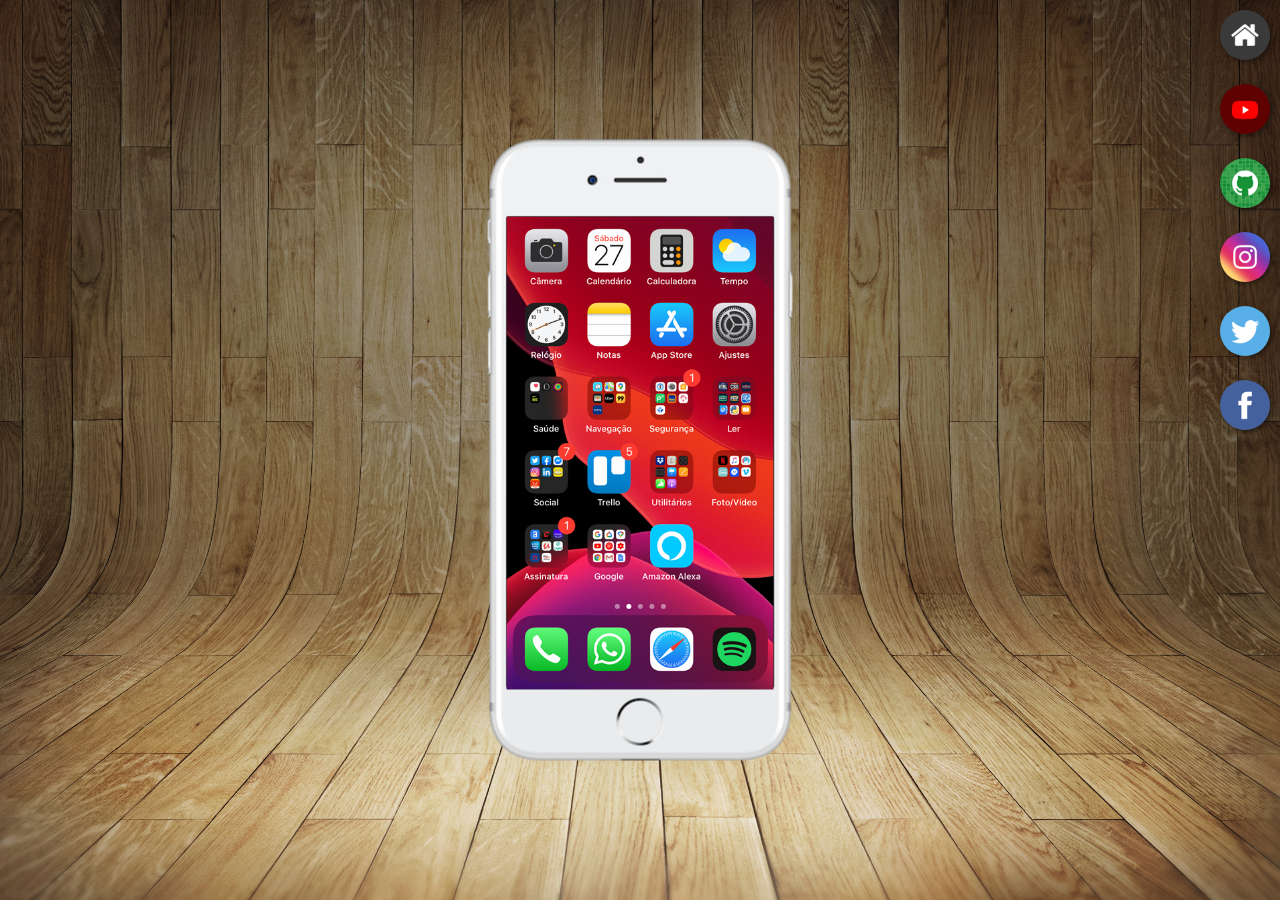
<file: index.html>
<!DOCTYPE html>
<html lang="pt-br">
<head>
    <meta charset="UTF-8">
    <meta name="viewport" content="width=device-width, initial-scale=1.0">
    <link rel="shortcut icon" href="favicon.ico" type="image/x-icon">
    <title>Minhas Redes</title>
    <link rel="stylesheet" href="estilo/style.css">
</head>
<body>
    <main>
        <section id="telefone">
            <iframe src="home.html" name="tela" id="tela" frameborder="0"></iframe>
        </section>

        <section id="social">
            <a href="home.html" target="tela"><img src="imagens/logo-home.jpg" alt="home"></a><br>
            <a href="youtube.html" target="tela"> <img src="imagens/logo-youtube.jpg" alt="youtube"></a><br>
            <a href="github.html" target="tela"><img src="imagens/logo-github.jpg" alt="github"></a><br>
            <a href="instagram.html" target="tela"> <img src="imagens/logo-instagram.jpg" alt="instagram"></a><br>
            <a href="twitter.html" target="tela"><img src="imagens/logo-twitter.jpg" alt="twitter/x"></a><br>
            <a href="facebook.html" target="tela"><img src="imagens/logo-facebook.jpg" alt="facebook"></a>
        </section>
    </main>
</body>
</html>
</file>
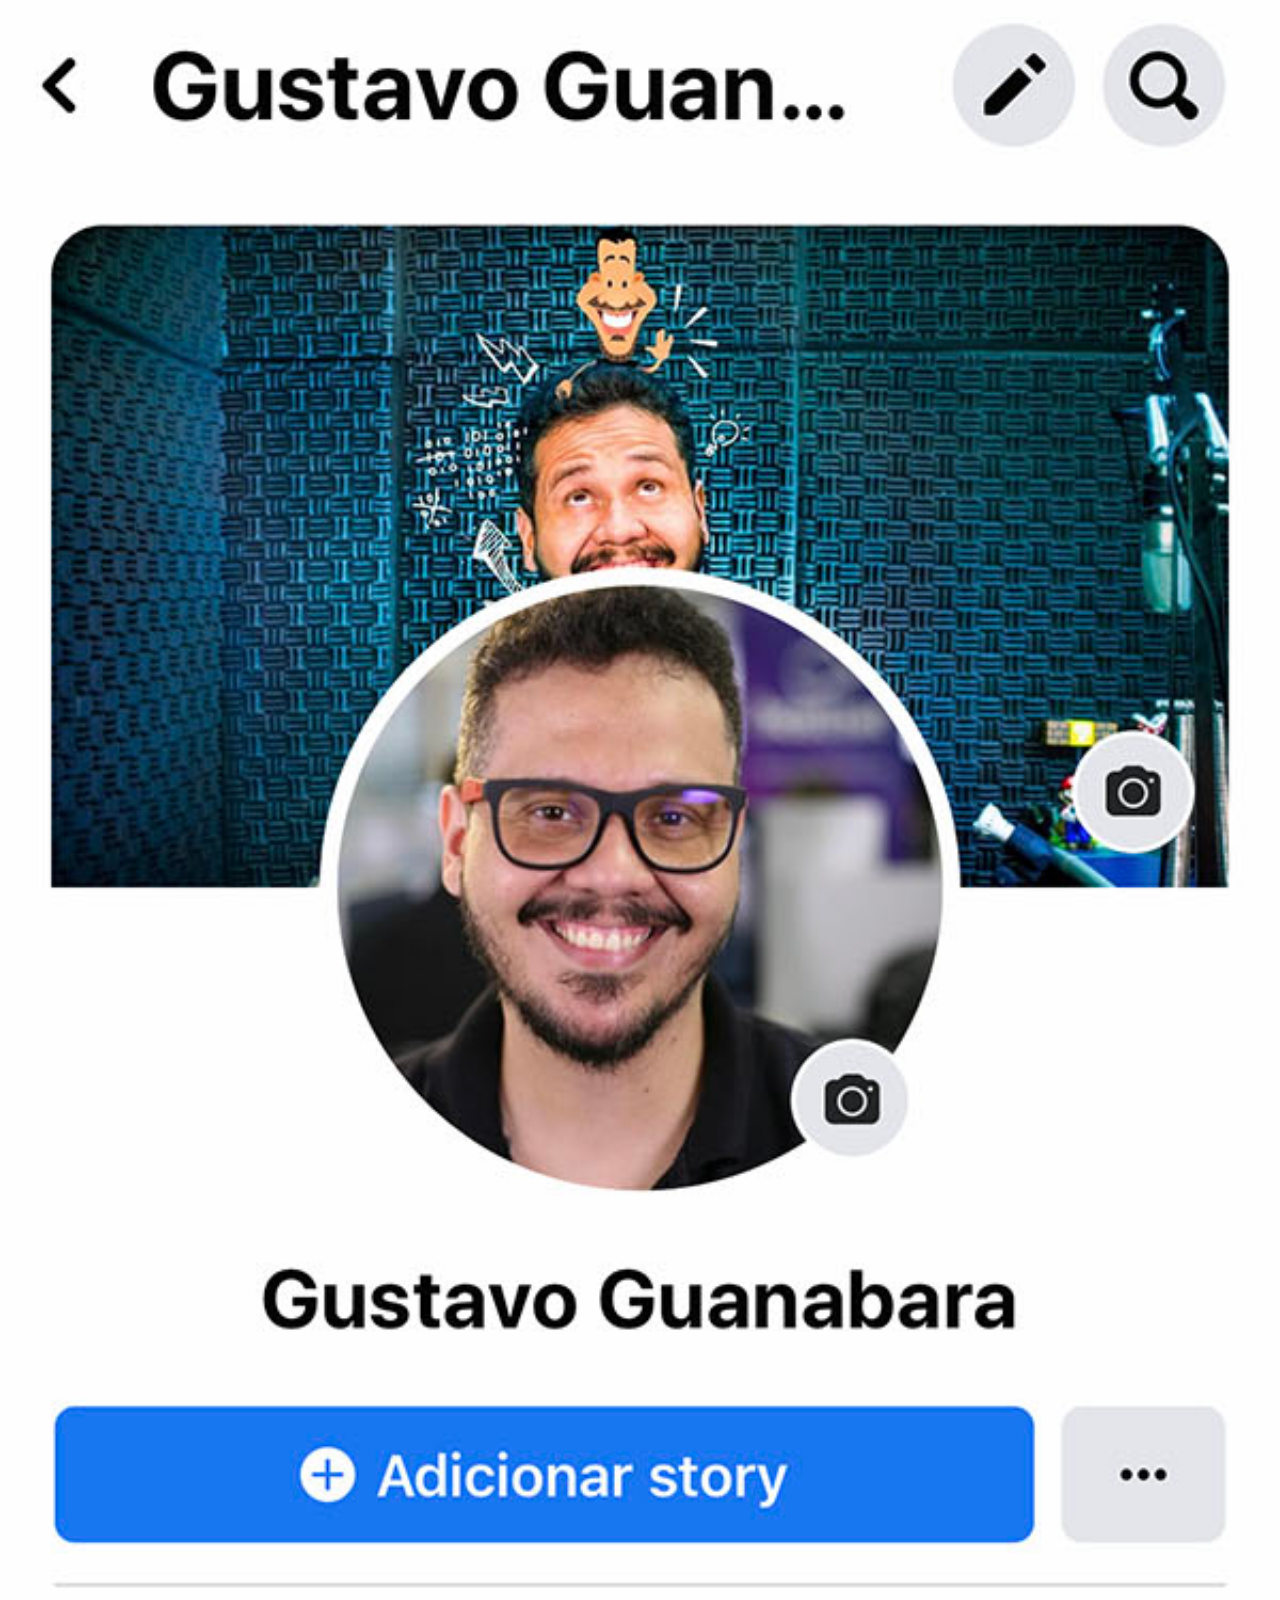
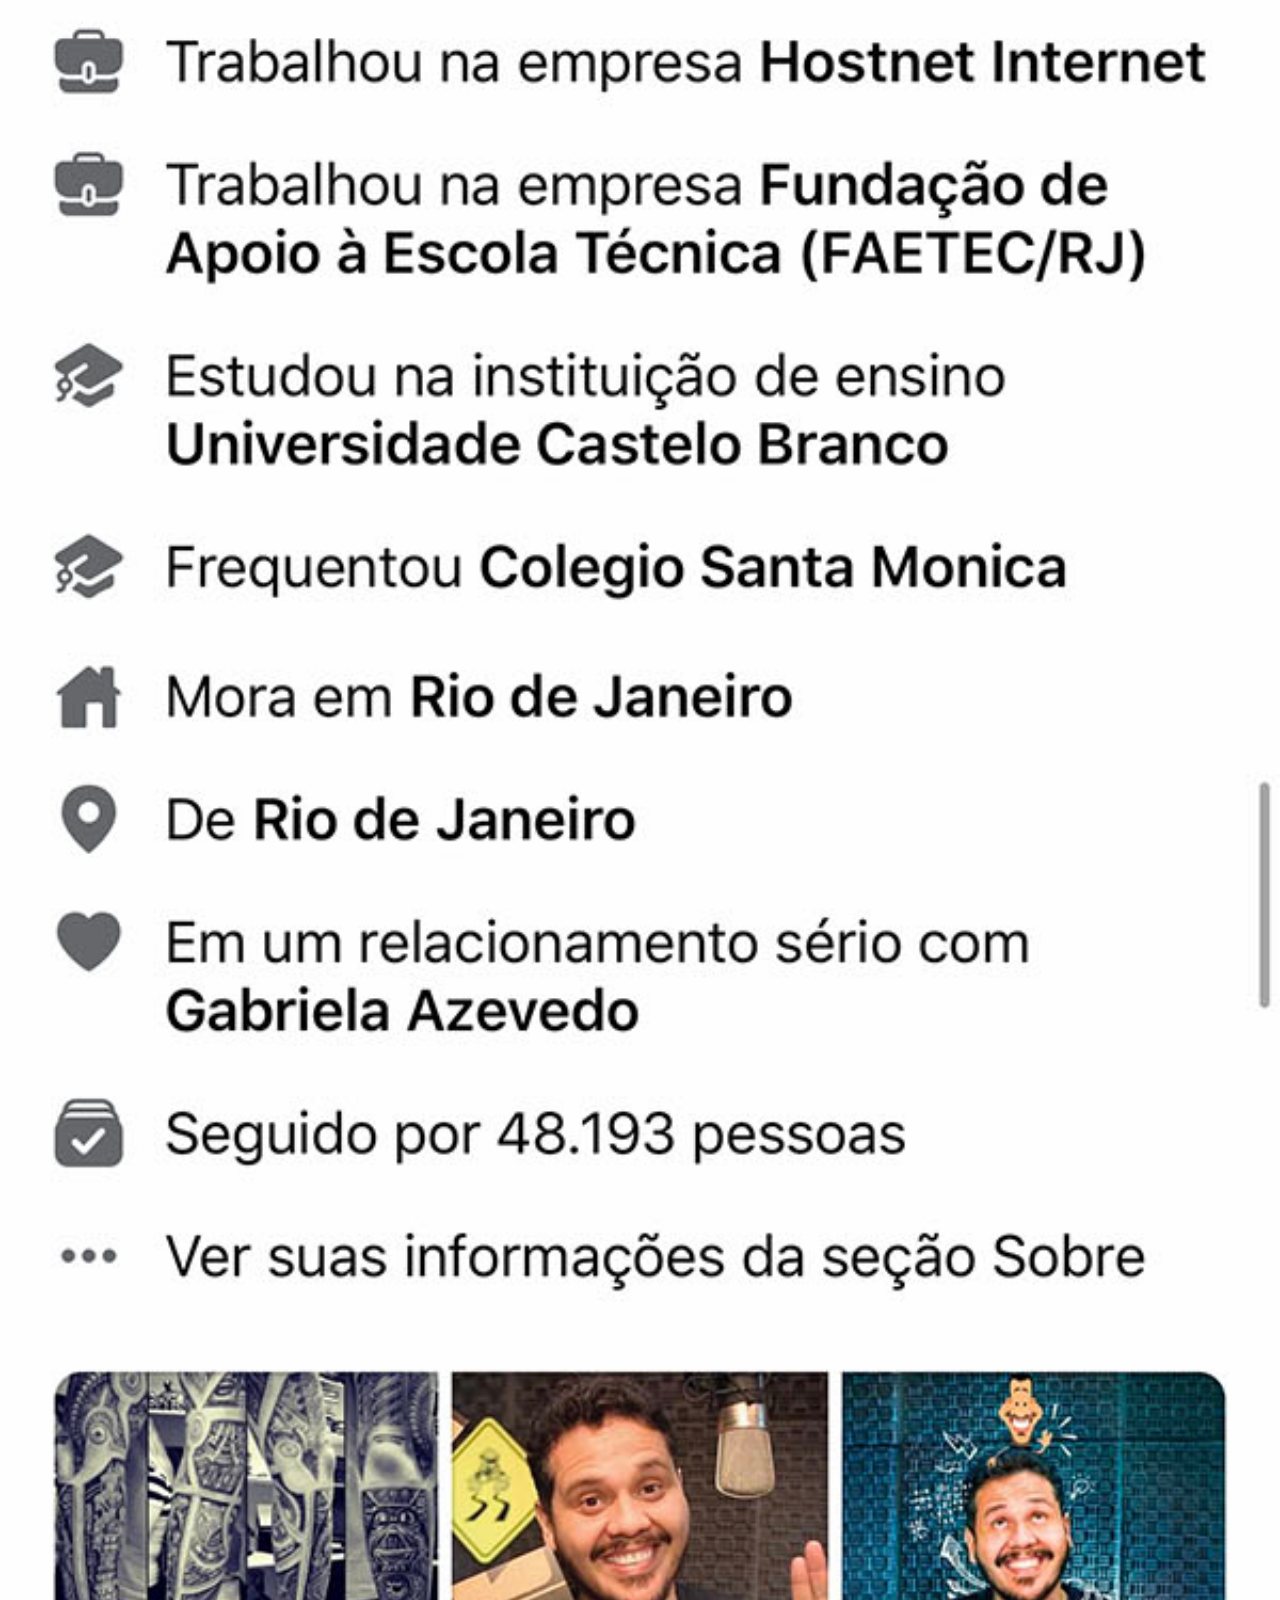
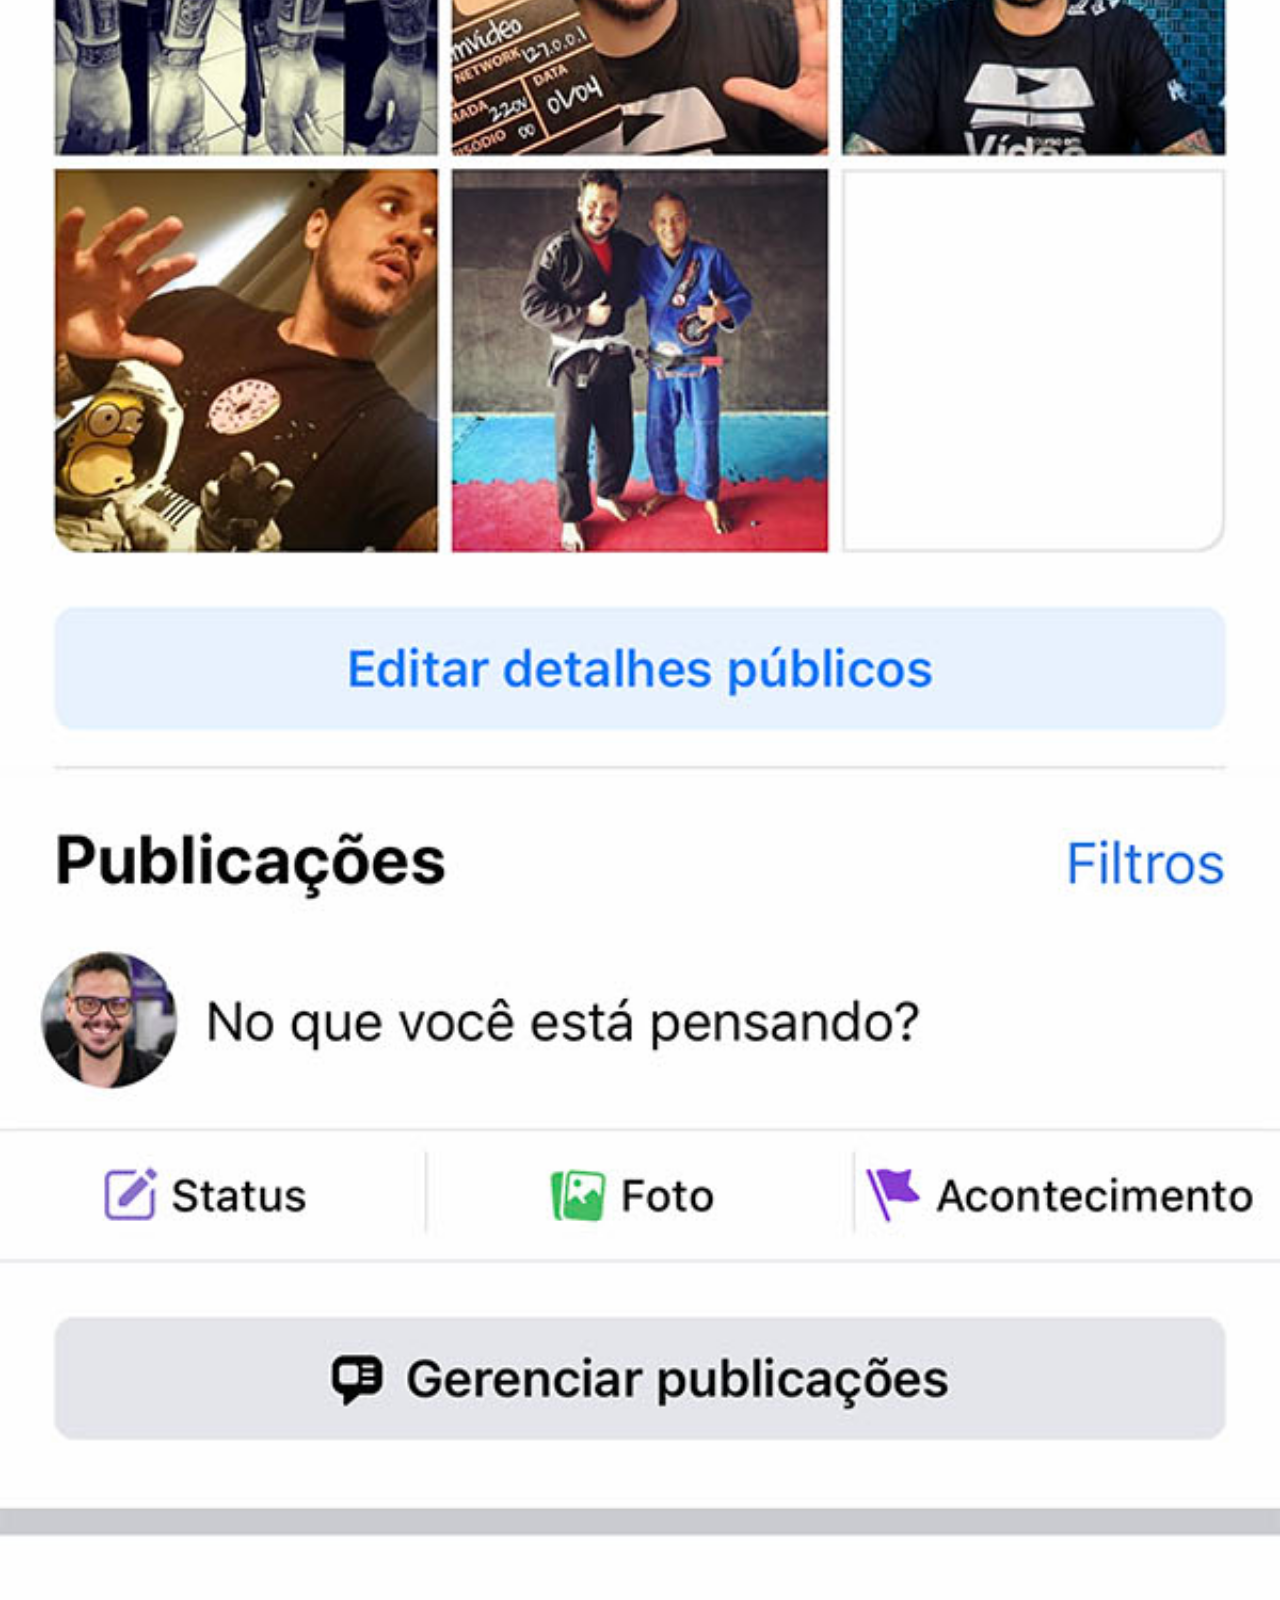
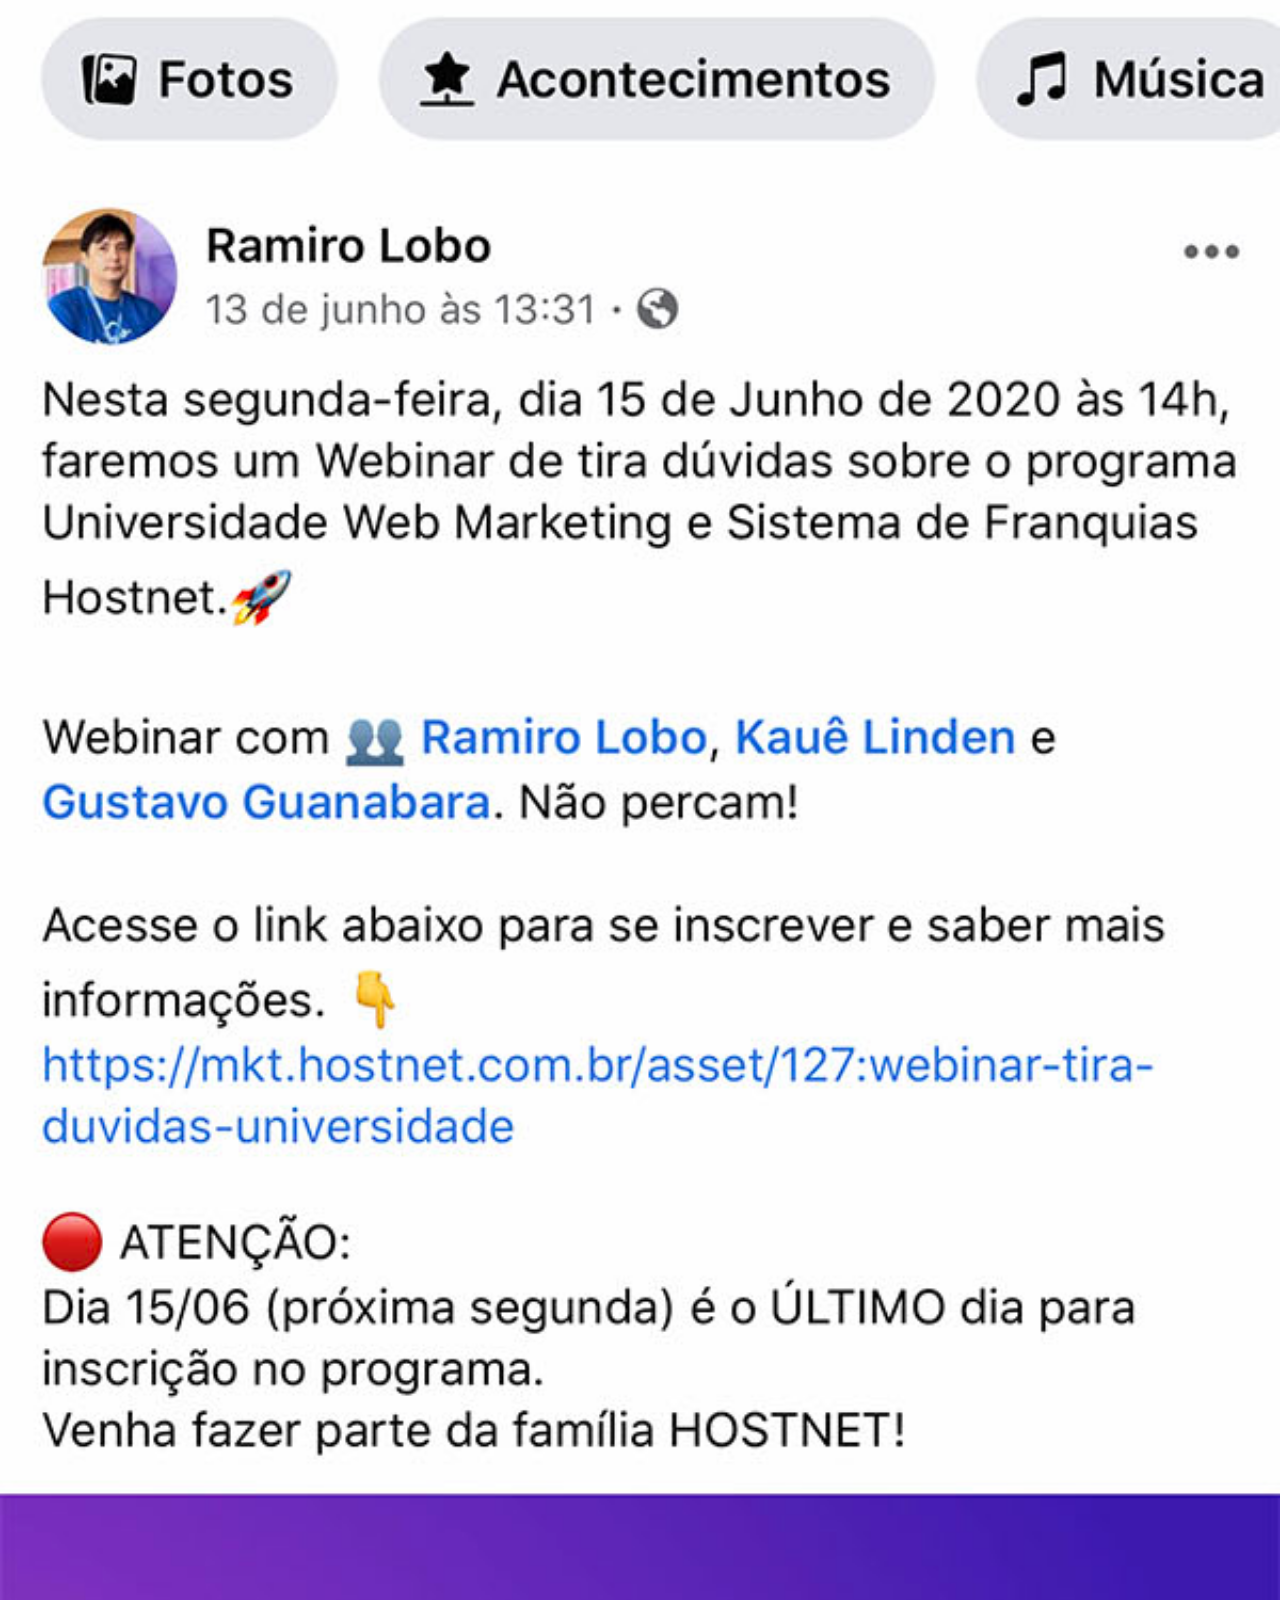
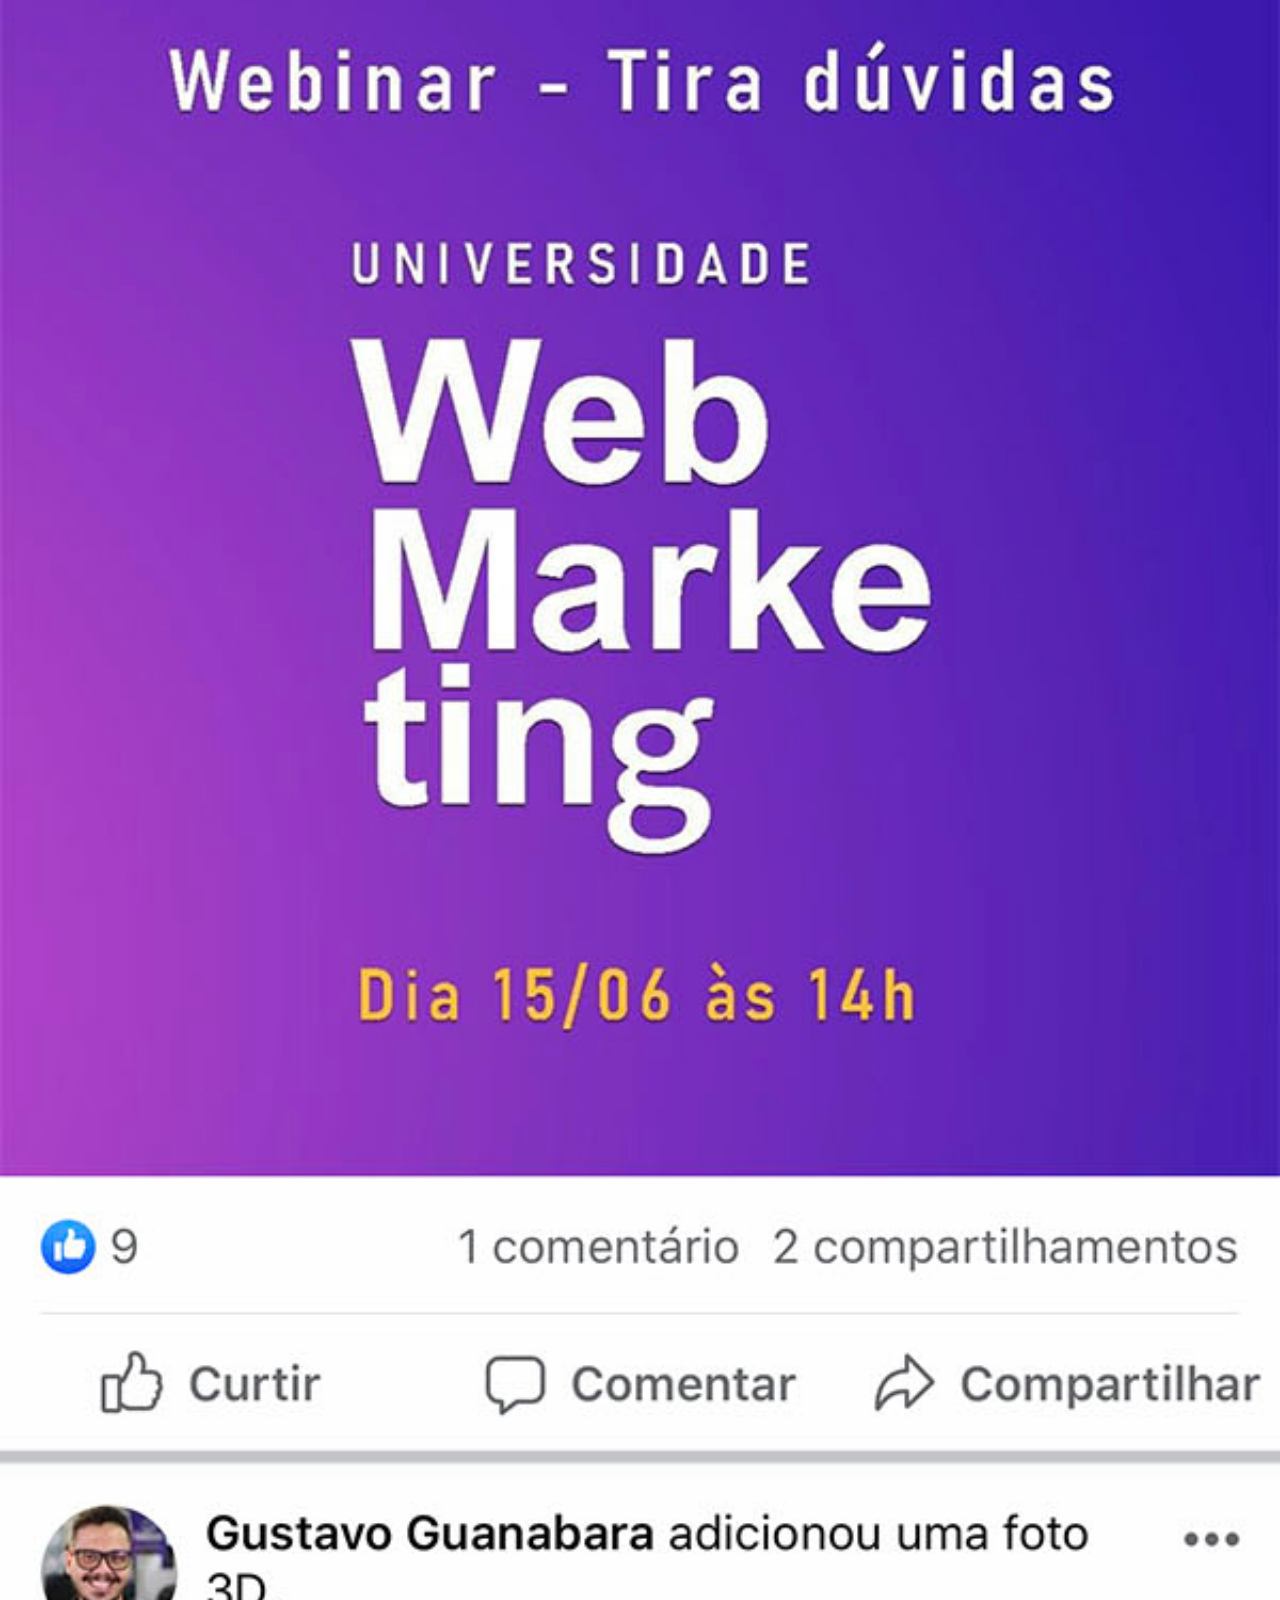
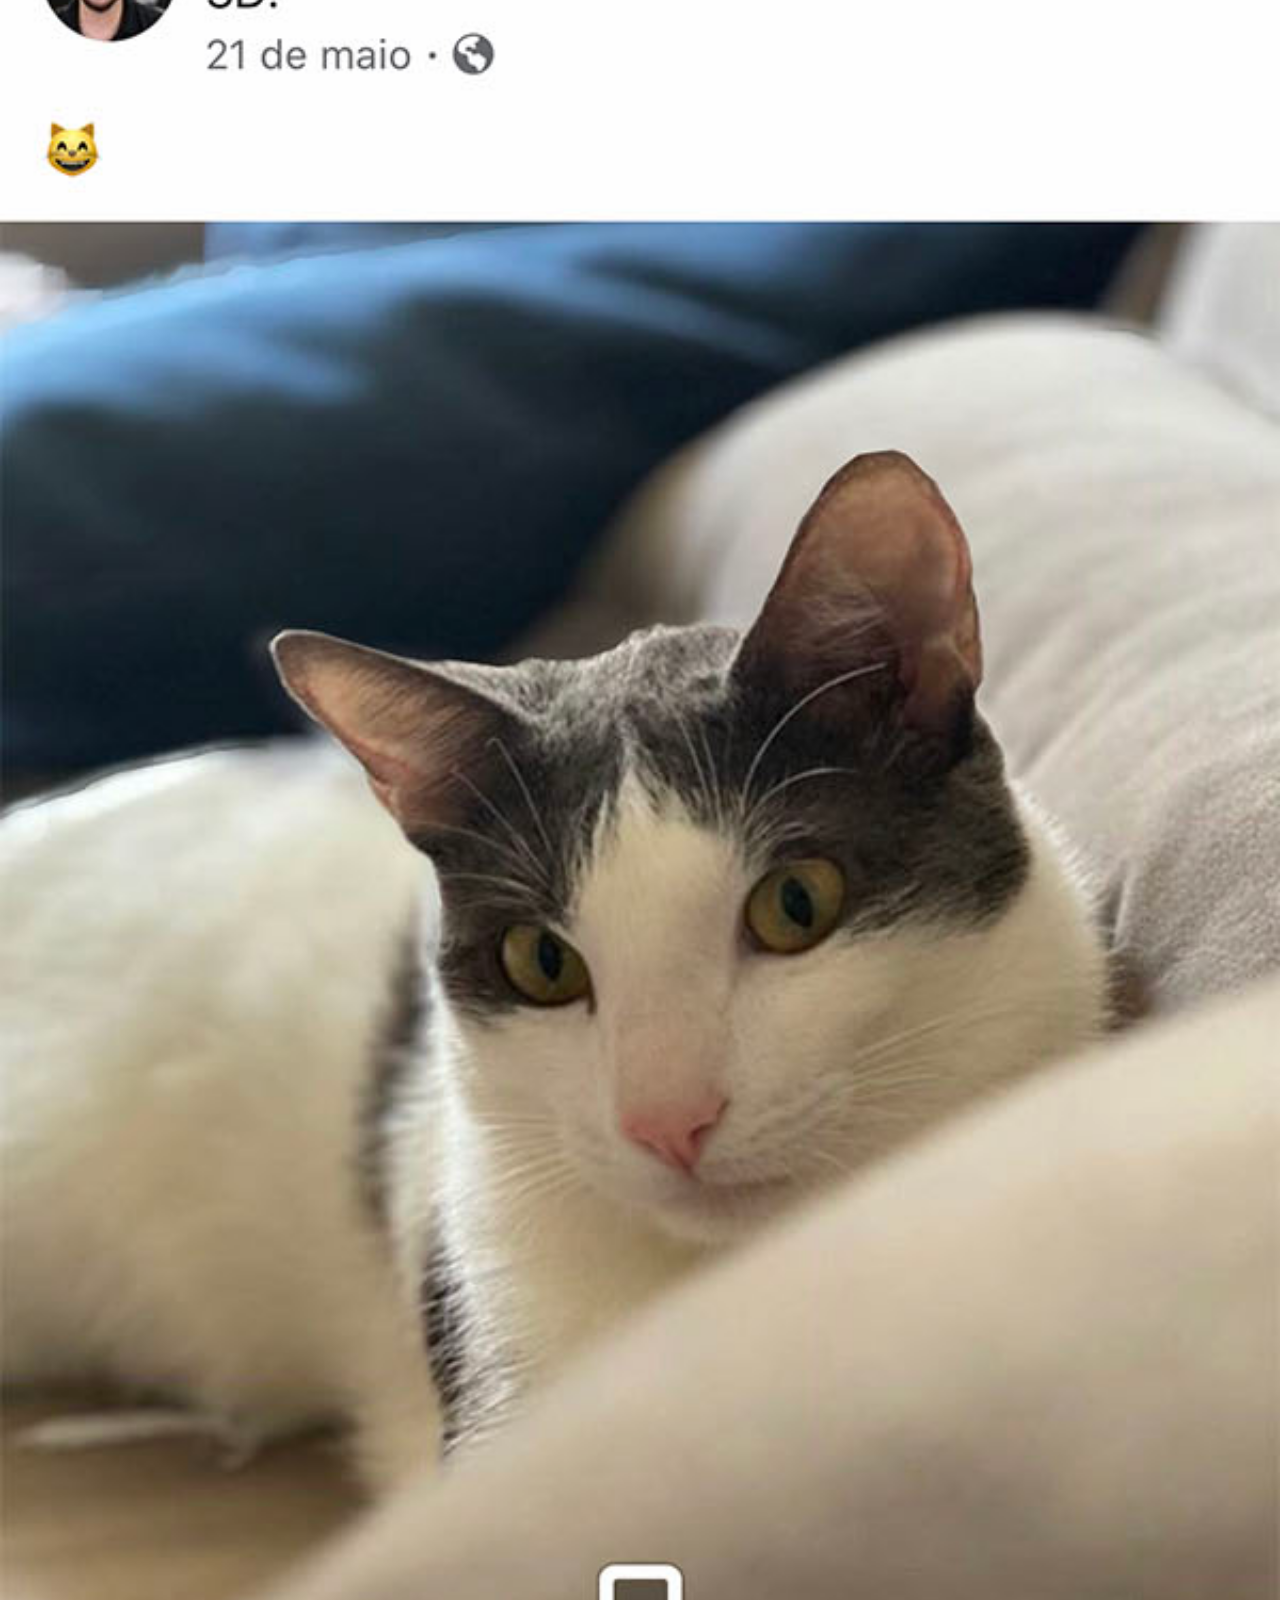
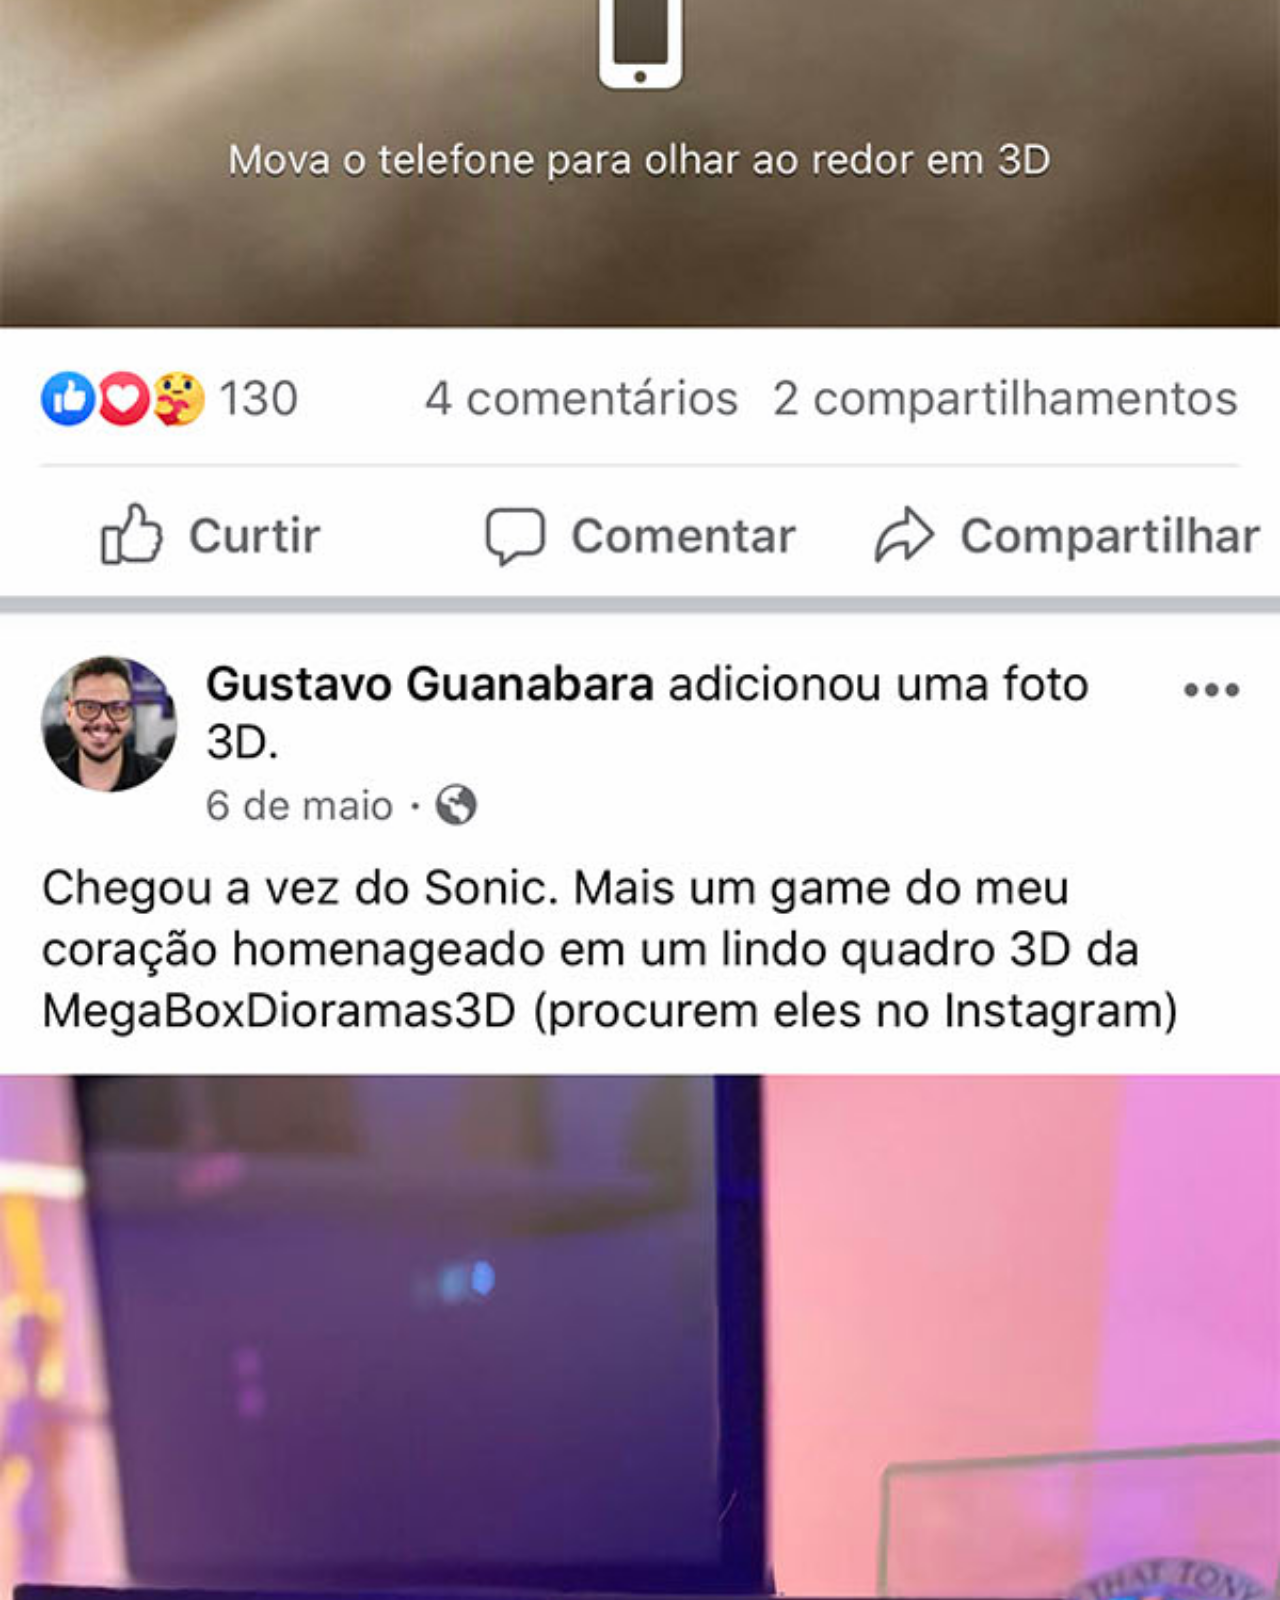
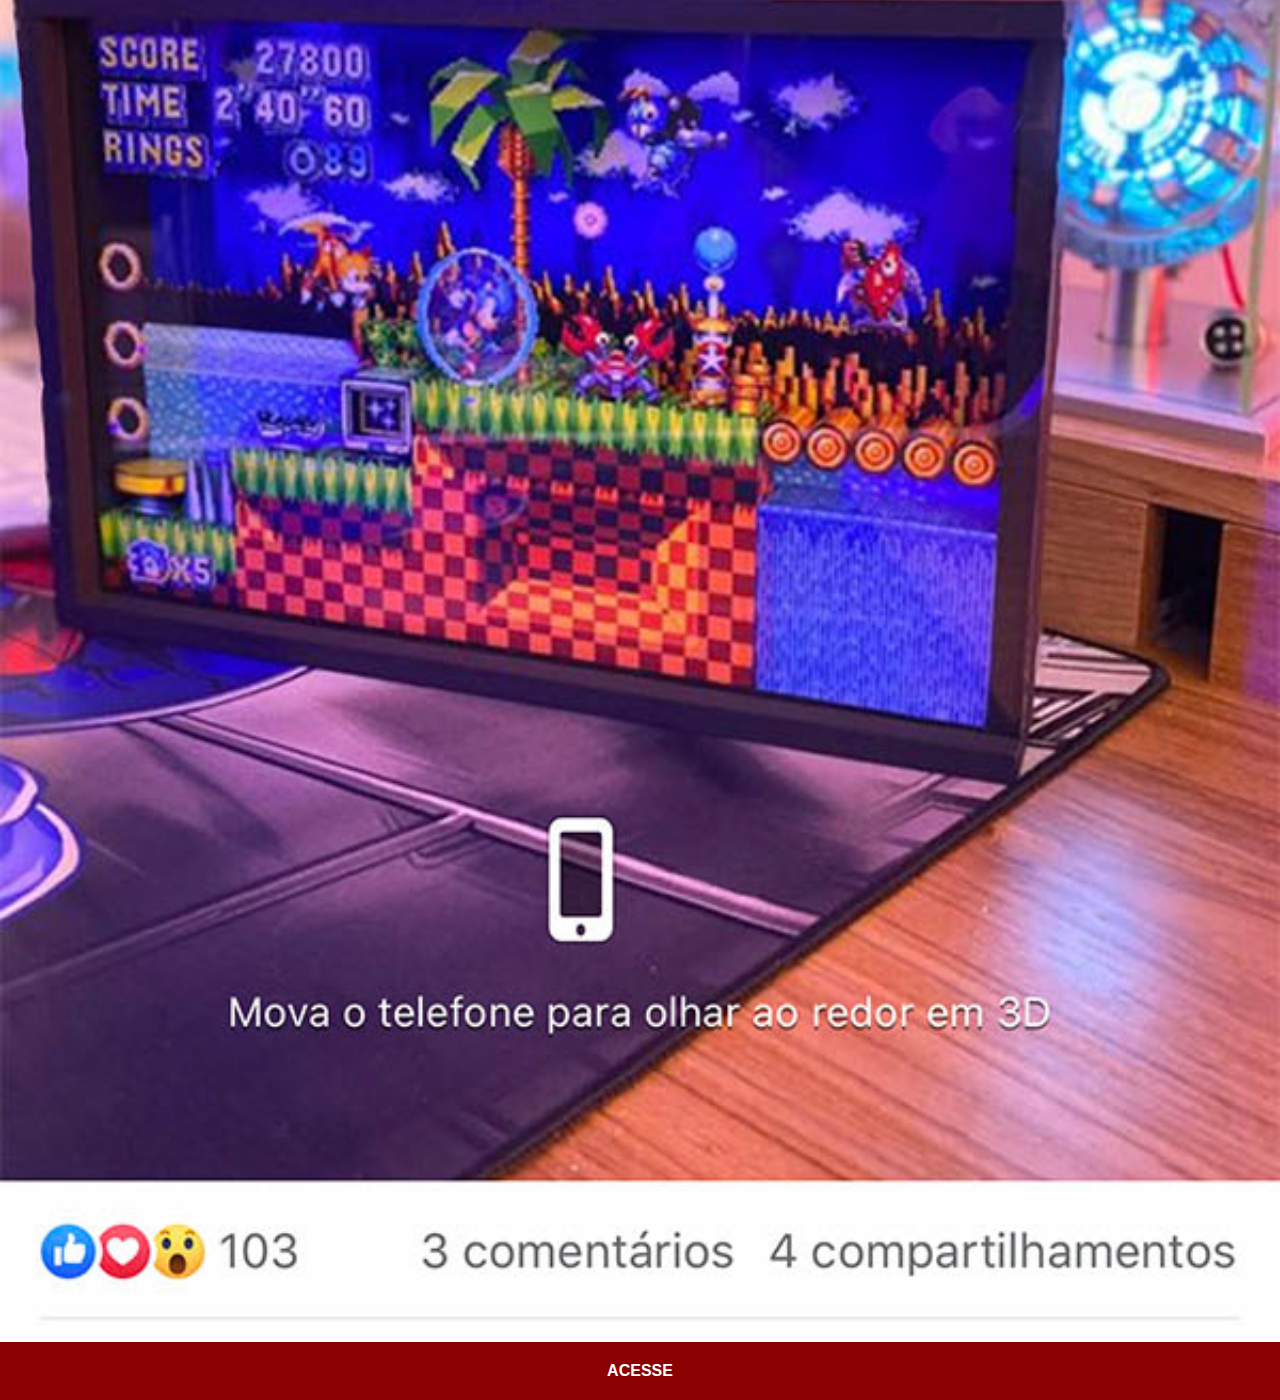
<file: facebook.html>
<!DOCTYPE html>
<html lang="pt-br">
<head>
    <meta charset="UTF-8">
    <meta name="viewport" content="width=device-width, initial-scale=1.0">
    <title>facebook</title>
    <link rel="stylesheet" href="estilo/social.css">
</head>
<body>
    <img src="imagens/tela-facebook.jpg" alt="facebook">
    <a href="https://pt-br.facebook.com/" target="_blank">ACESSE</a>
</body>
</html>
</file>
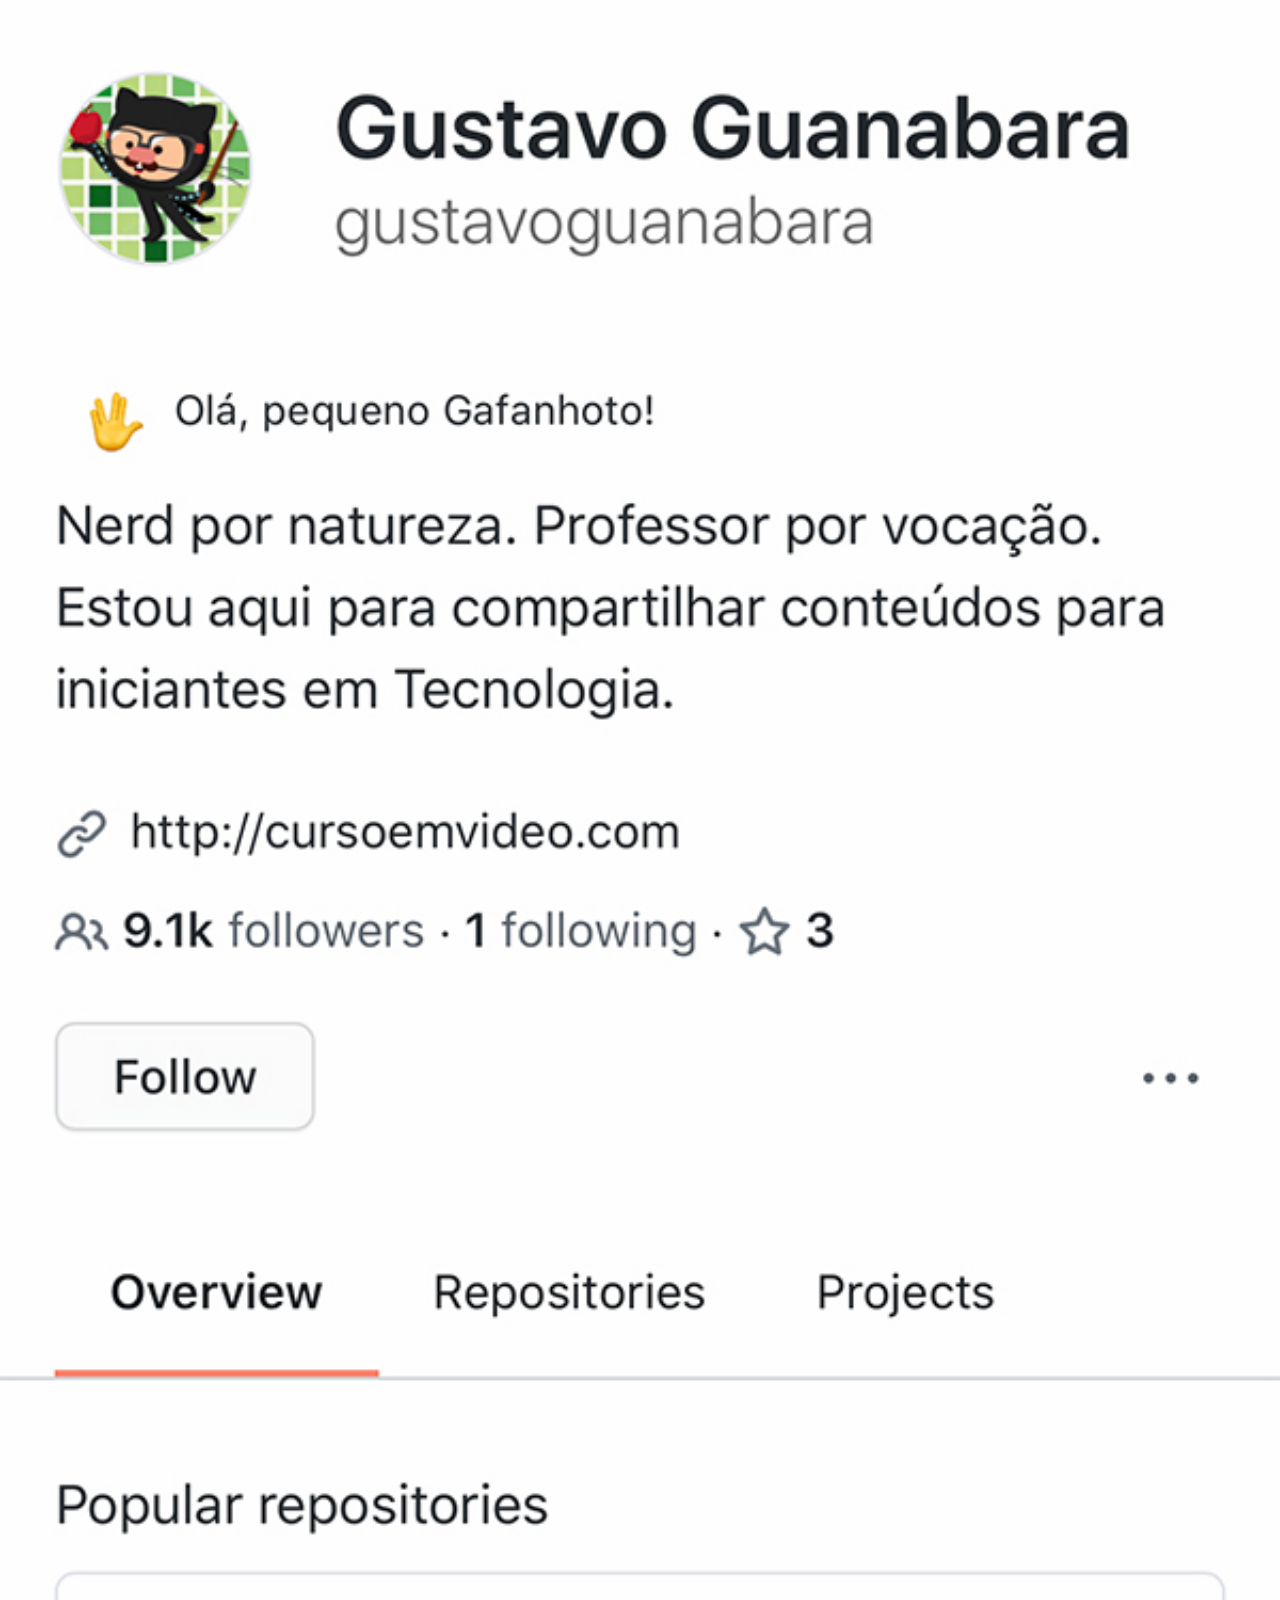
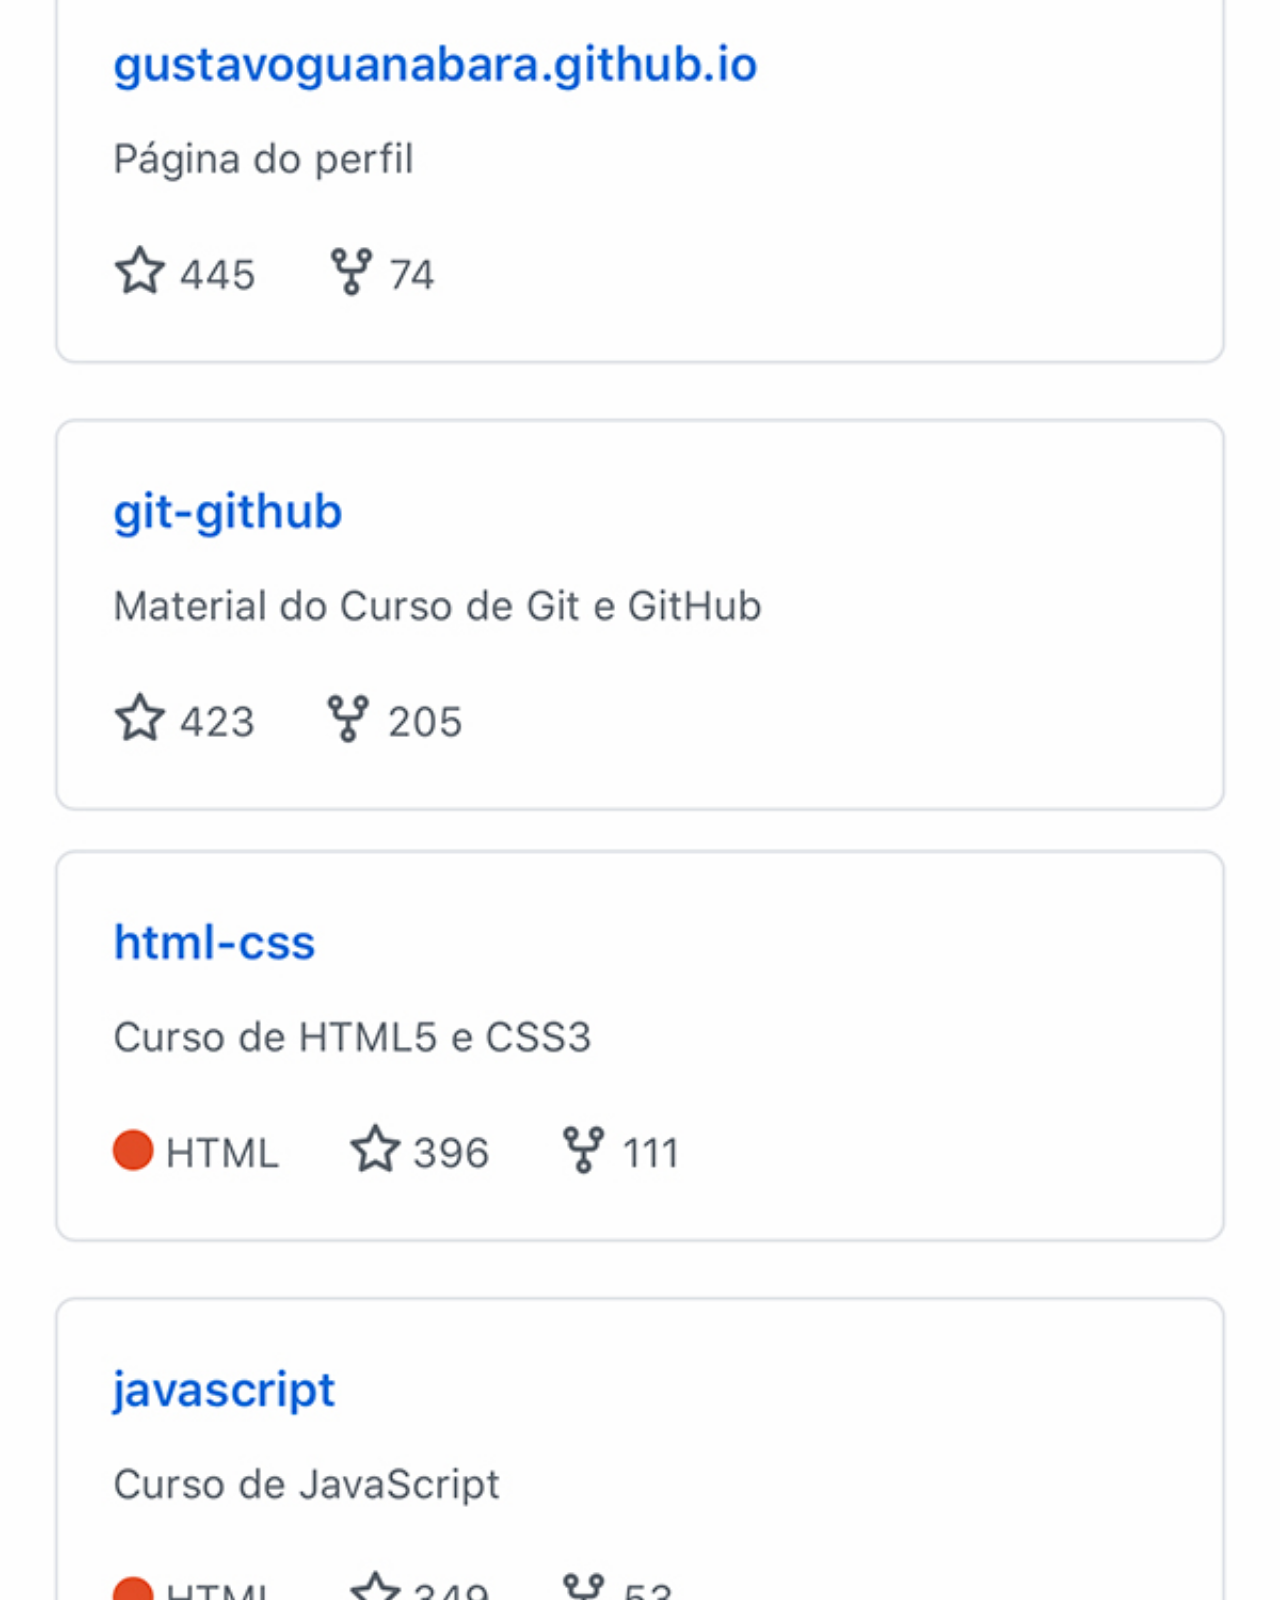
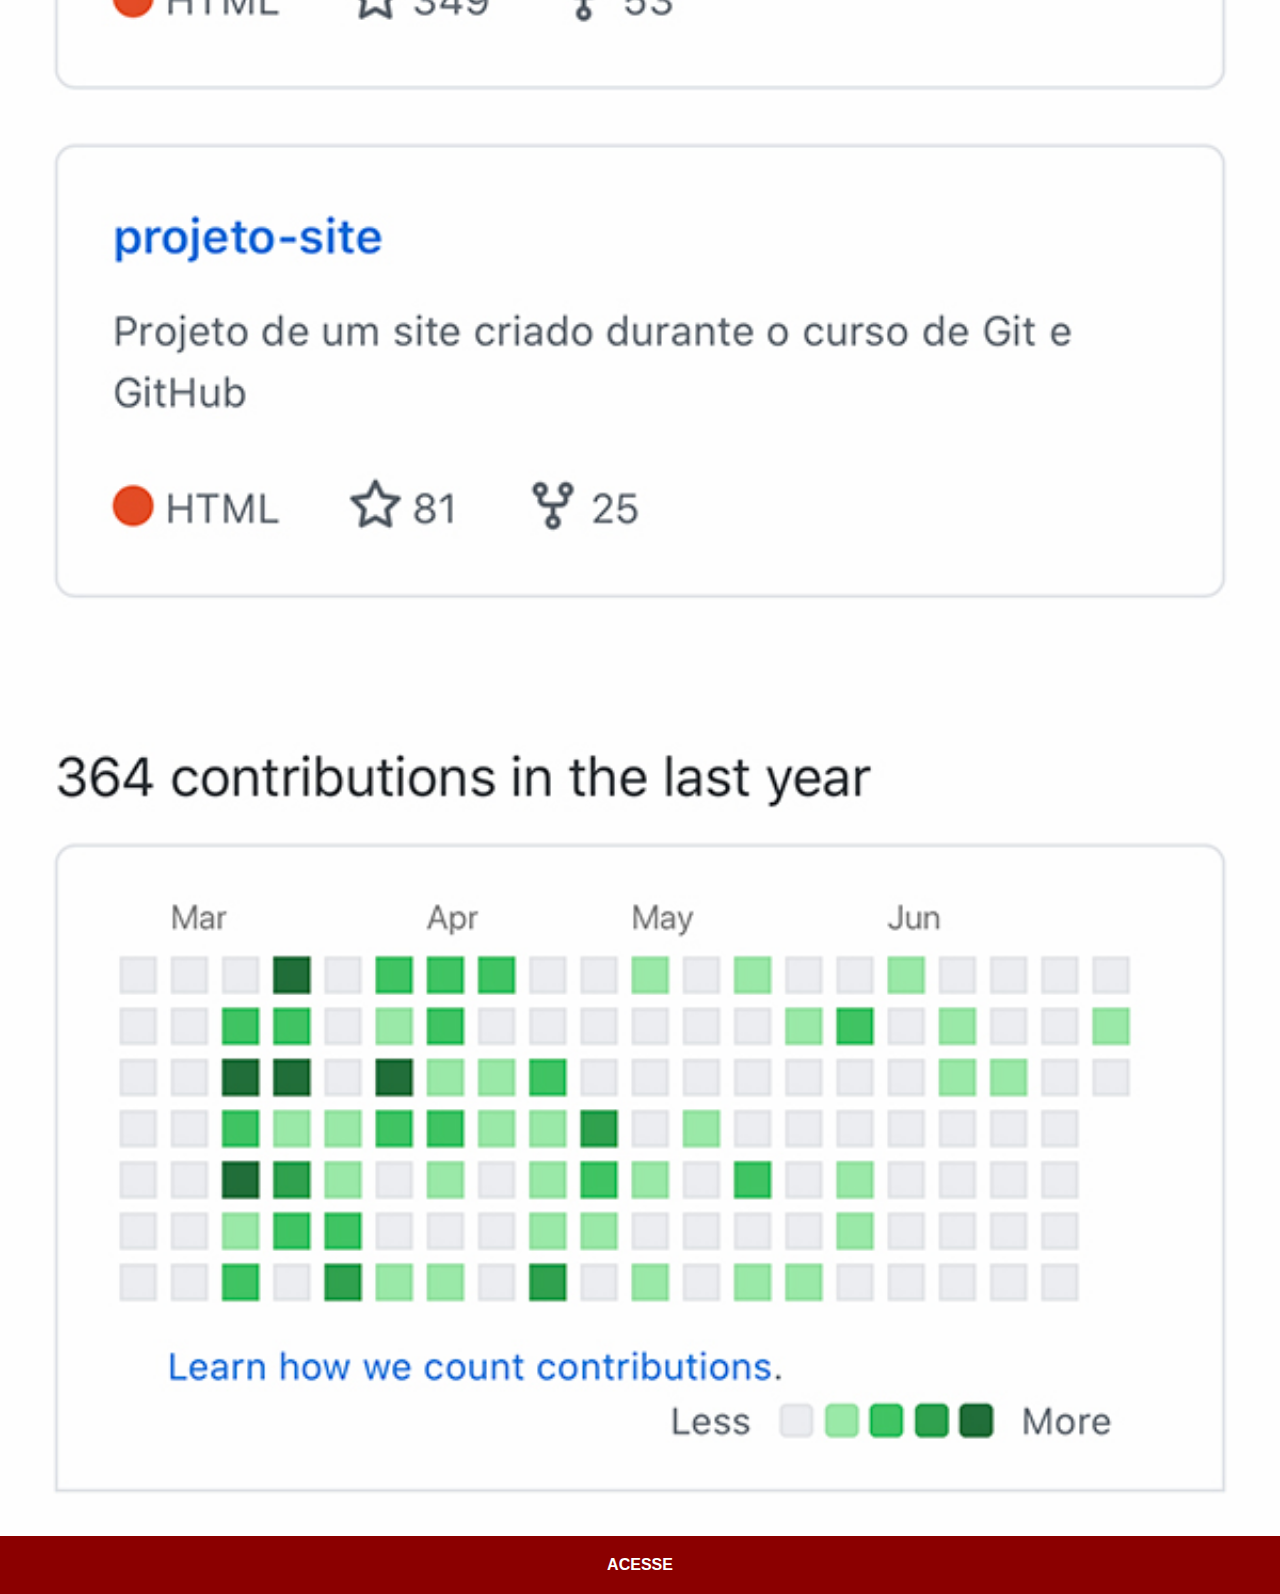
<file: github.html>
<!DOCTYPE html>
<html lang="pt-br">
<head>
    <meta charset="UTF-8">
    <meta name="viewport" content="width=device-width, initial-scale=1.0">
    <title>github</title>
    <link rel="stylesheet" href="estilo/social.css">
</head>
<body>
    <img src="imagens/tela-github.jpg" alt="github">
    <a href="https://github.com/scheermatt" target="_blank">ACESSE</a>
</body>
</html>
</file>
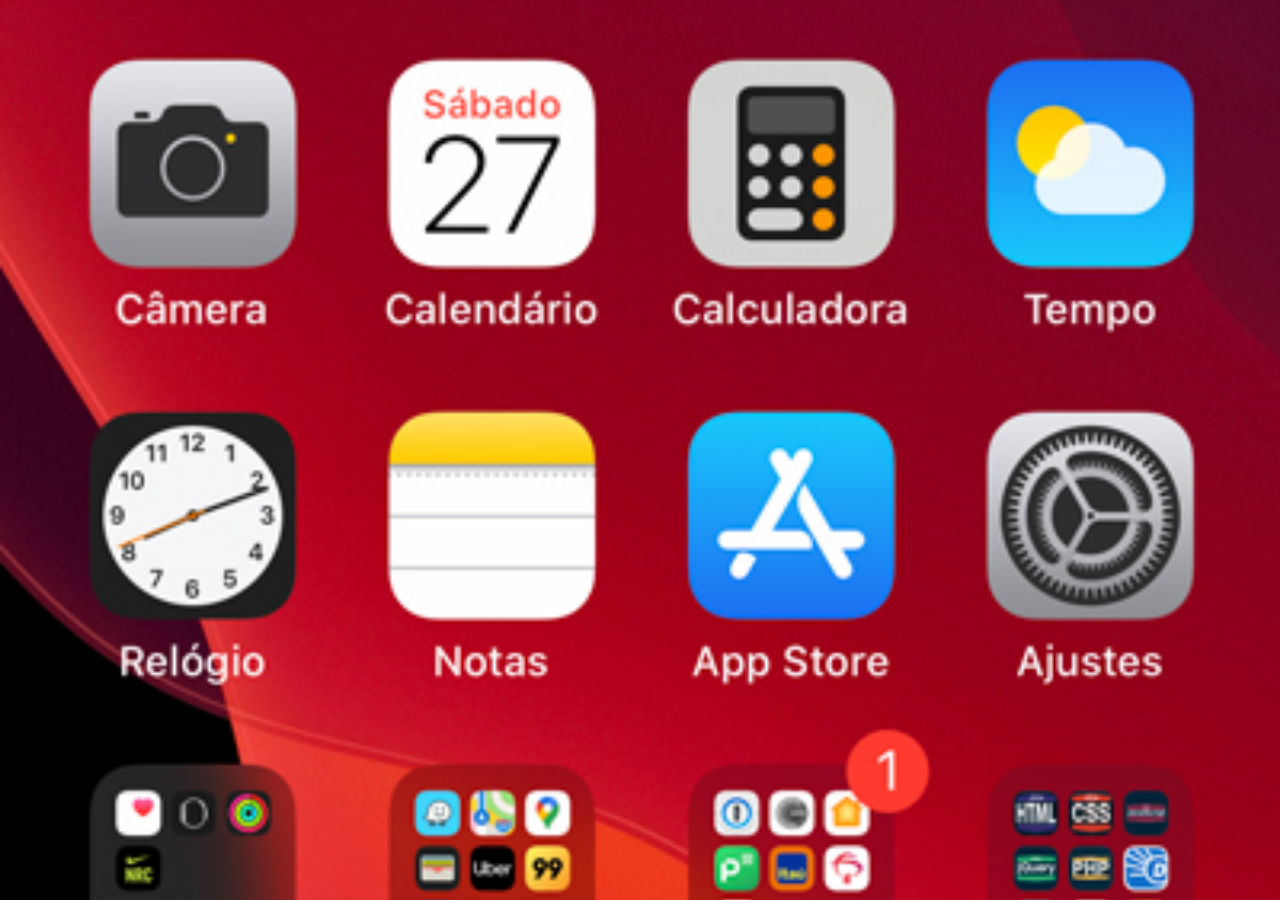
<file: home.html>
<!DOCTYPE html>
<html lang="pt-br">
<head>
    <meta charset="UTF-8">
    <meta name="viewport" content="width=device-width, initial-scale=1.0">
    <title>HOME</title>
    <style>
        * {
            margin: 0;
            padding: 0;
        }
        body {
            width: 100vw;
            height: 100vh;
            background: black url('imagens/tela-home.jpg') no-repeat top center;
            background-size: cover;
        }
    </style>
</head>
<body>
    
</body>
</html>
</file>
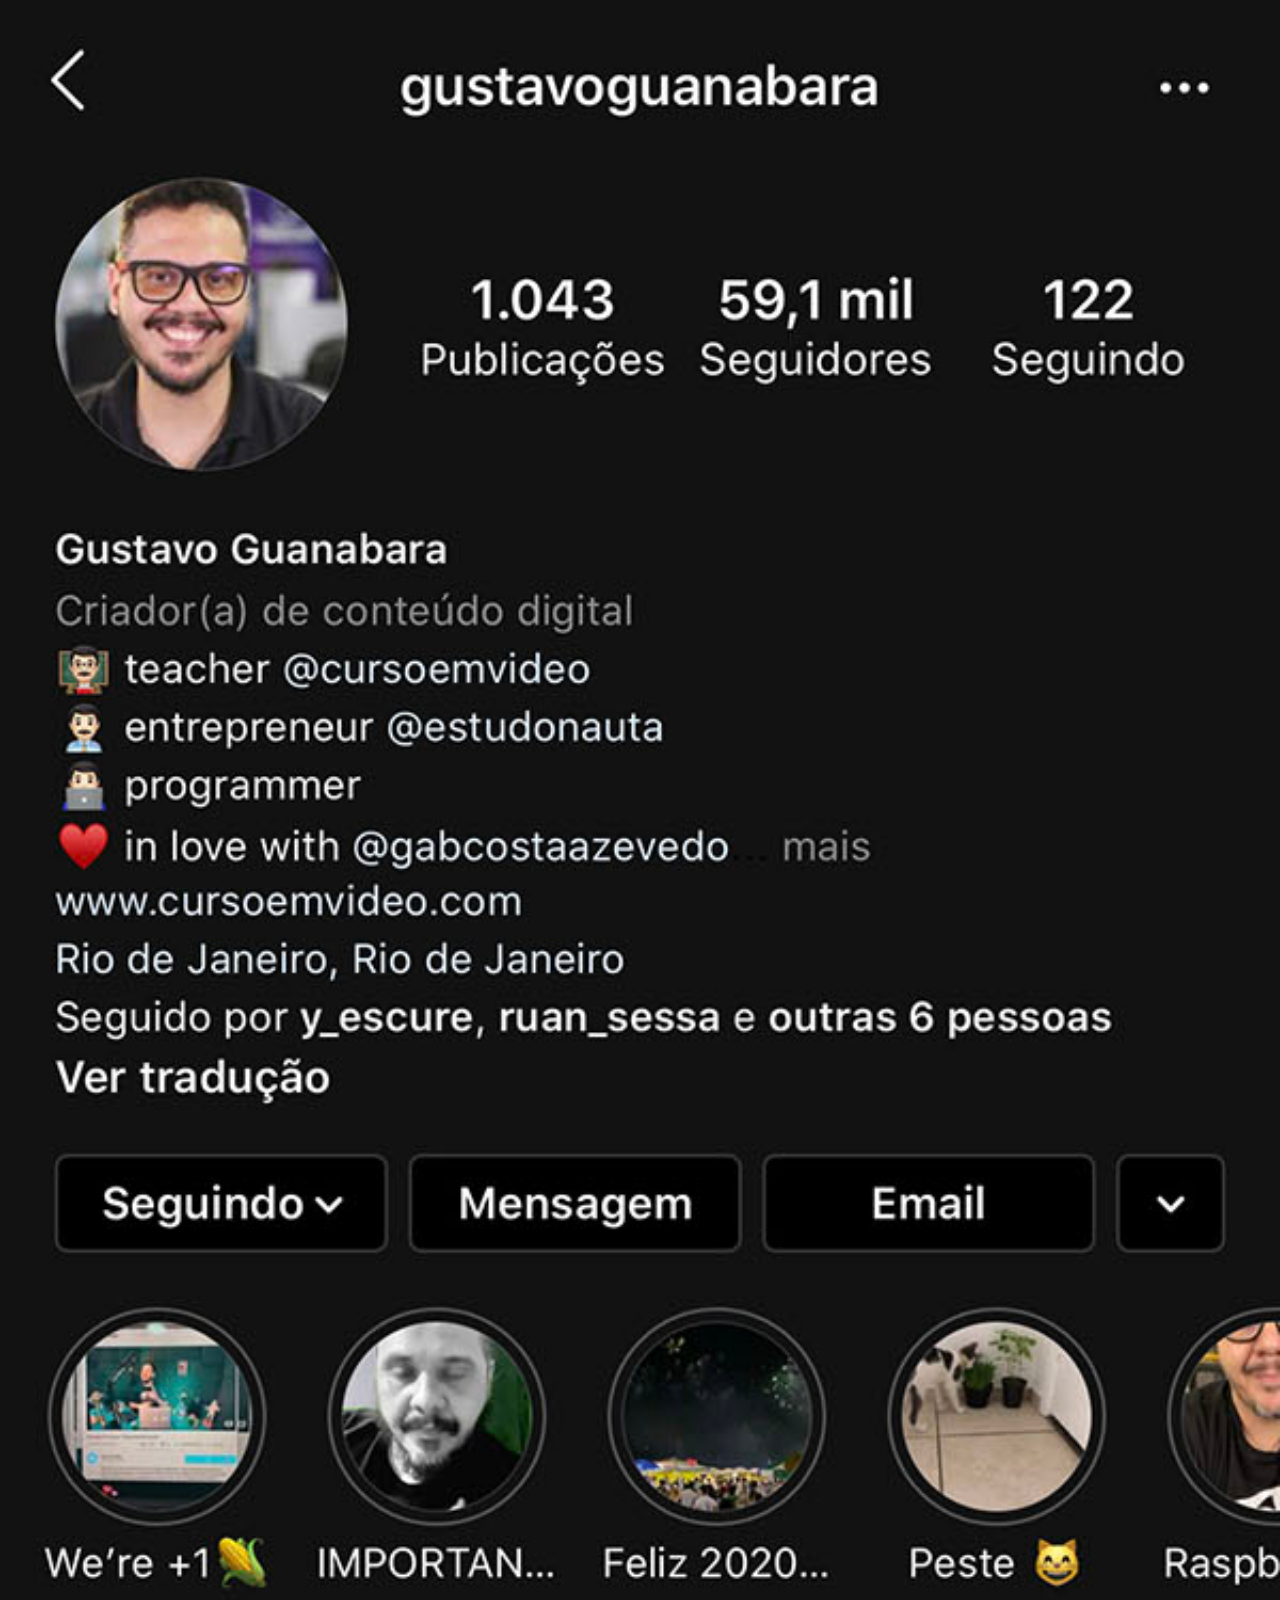
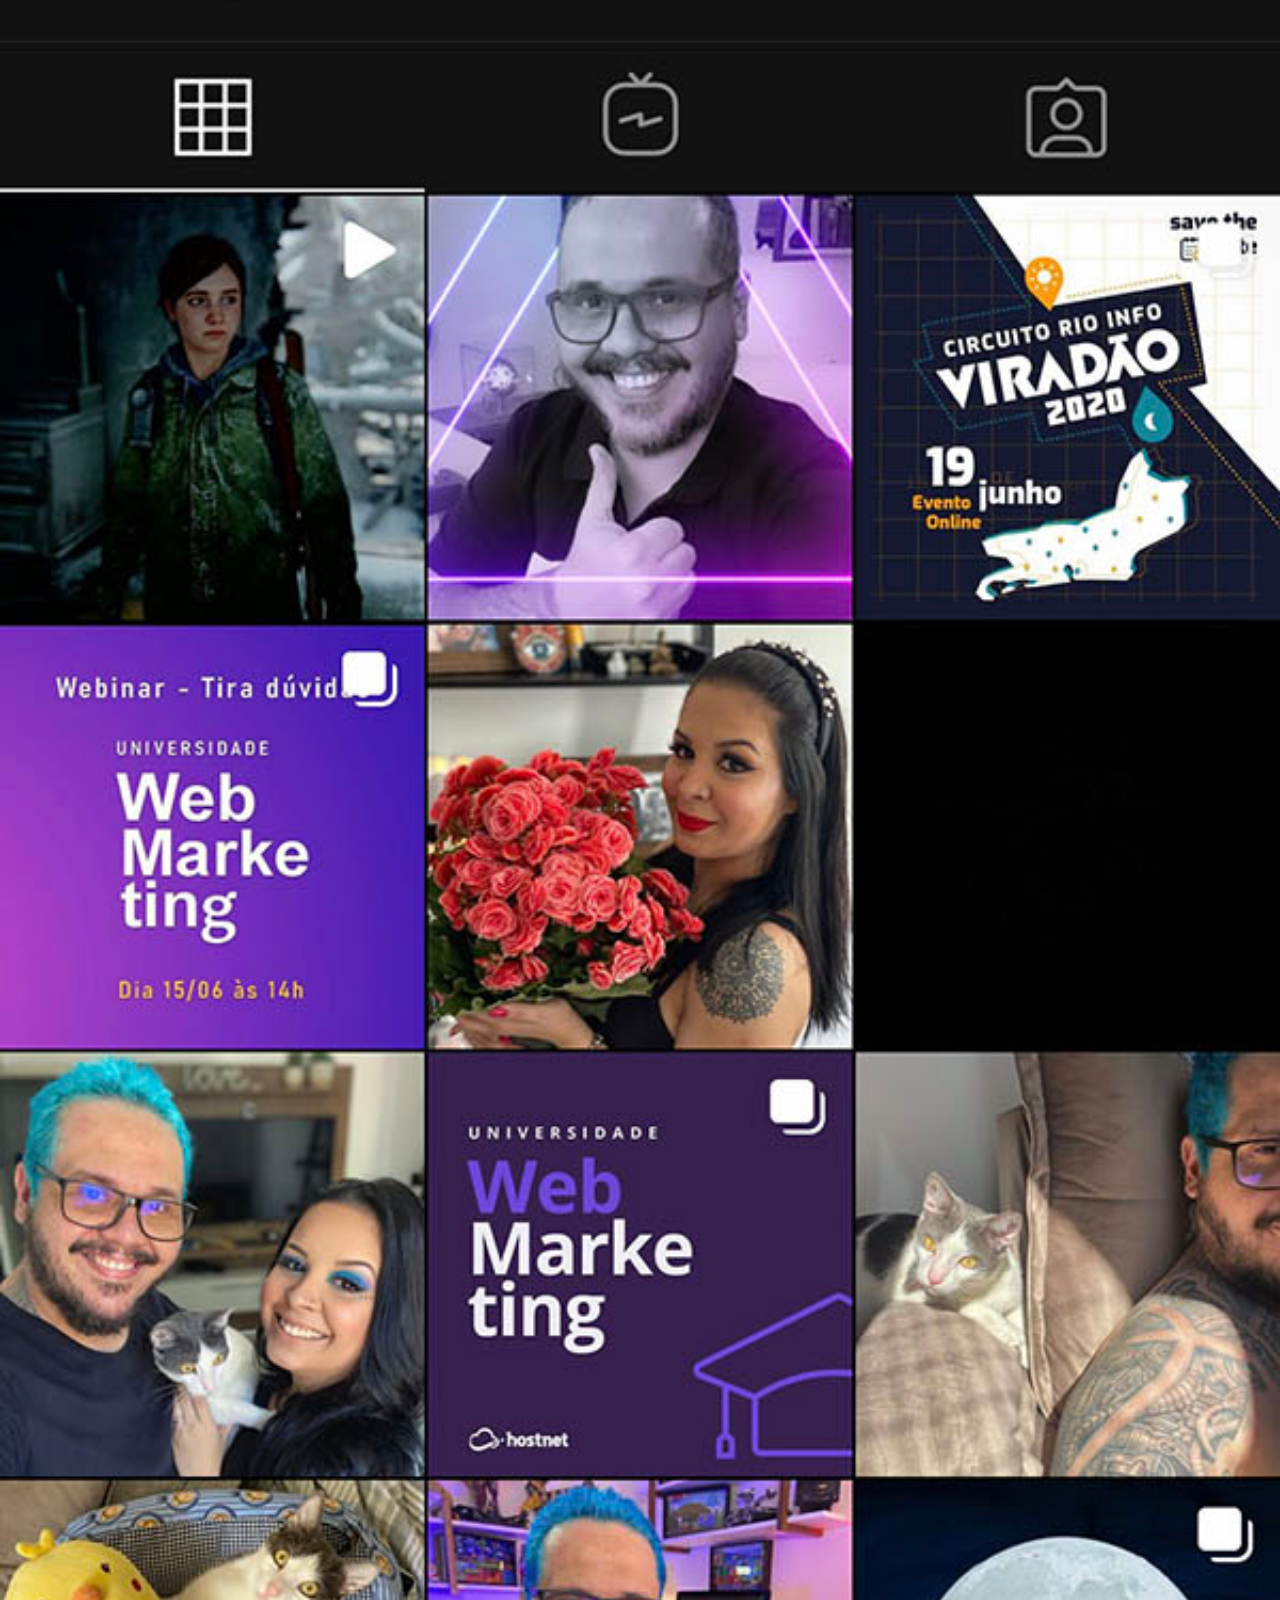
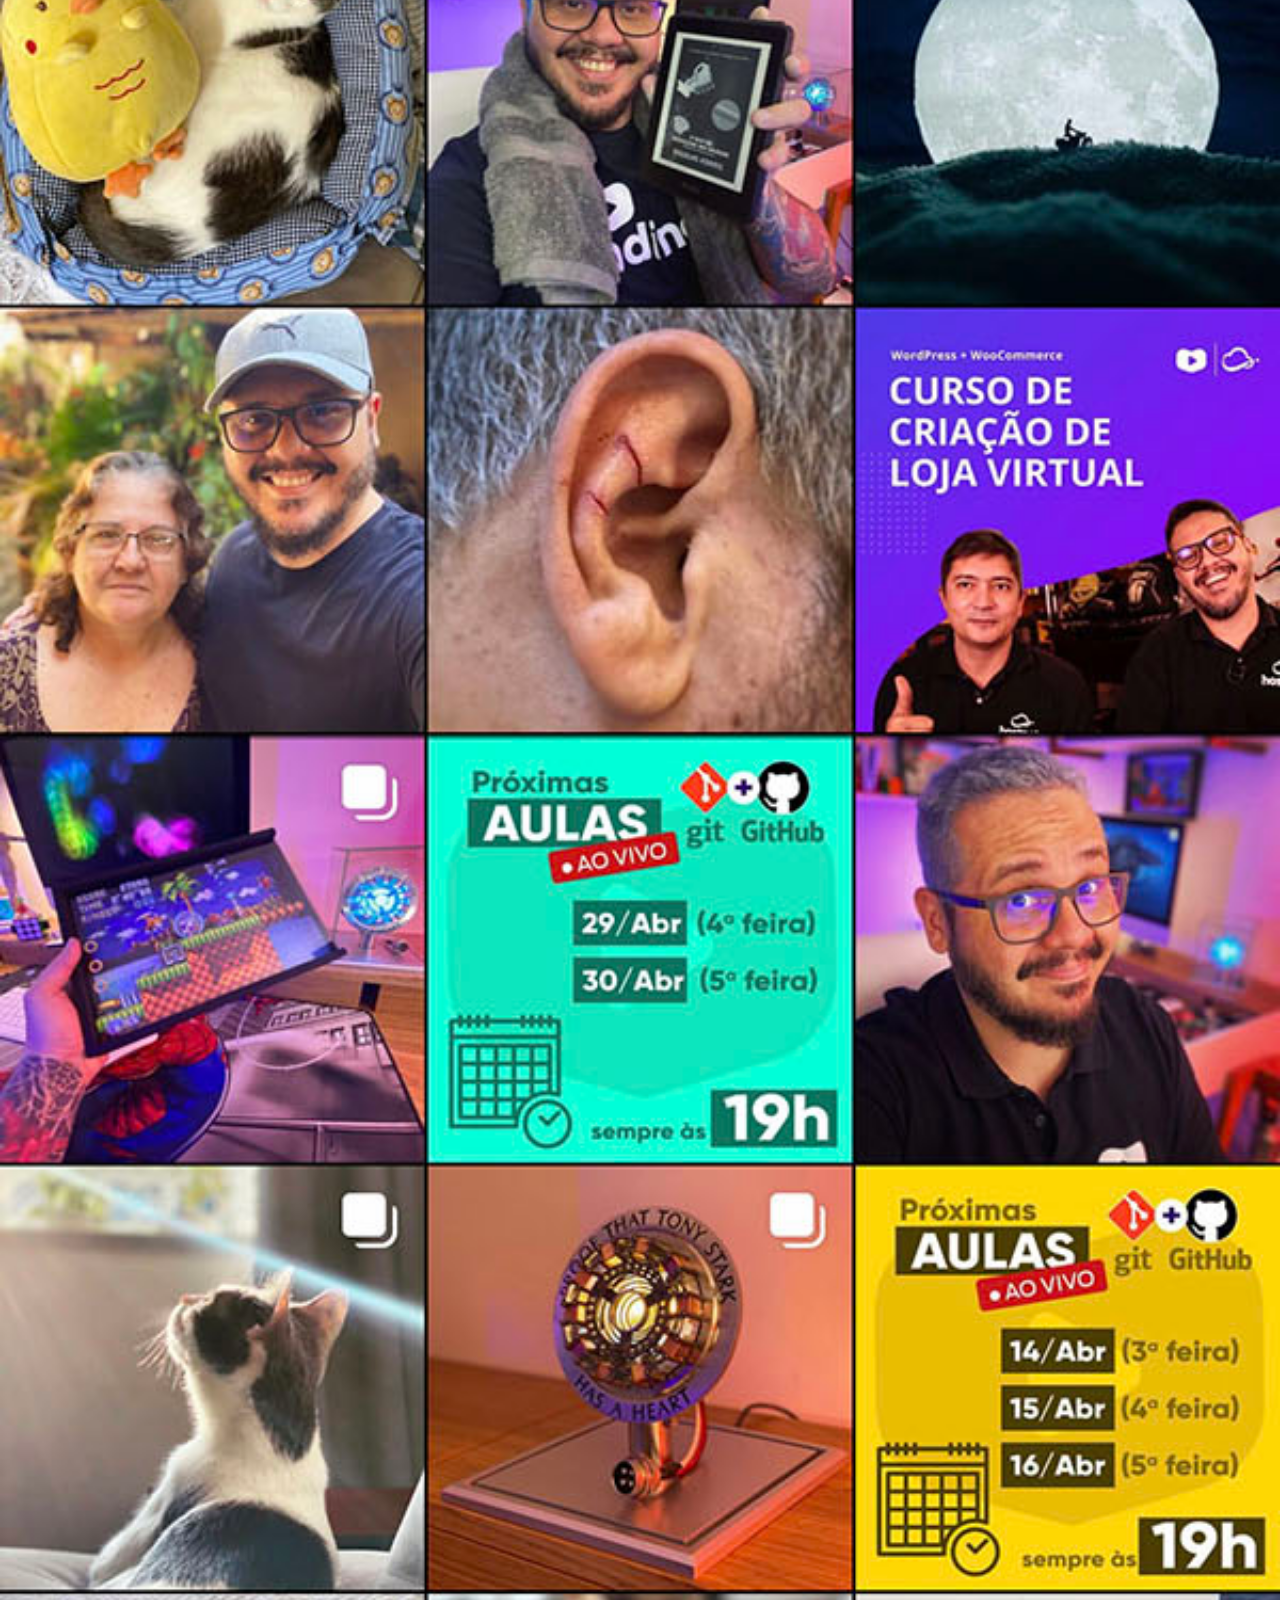
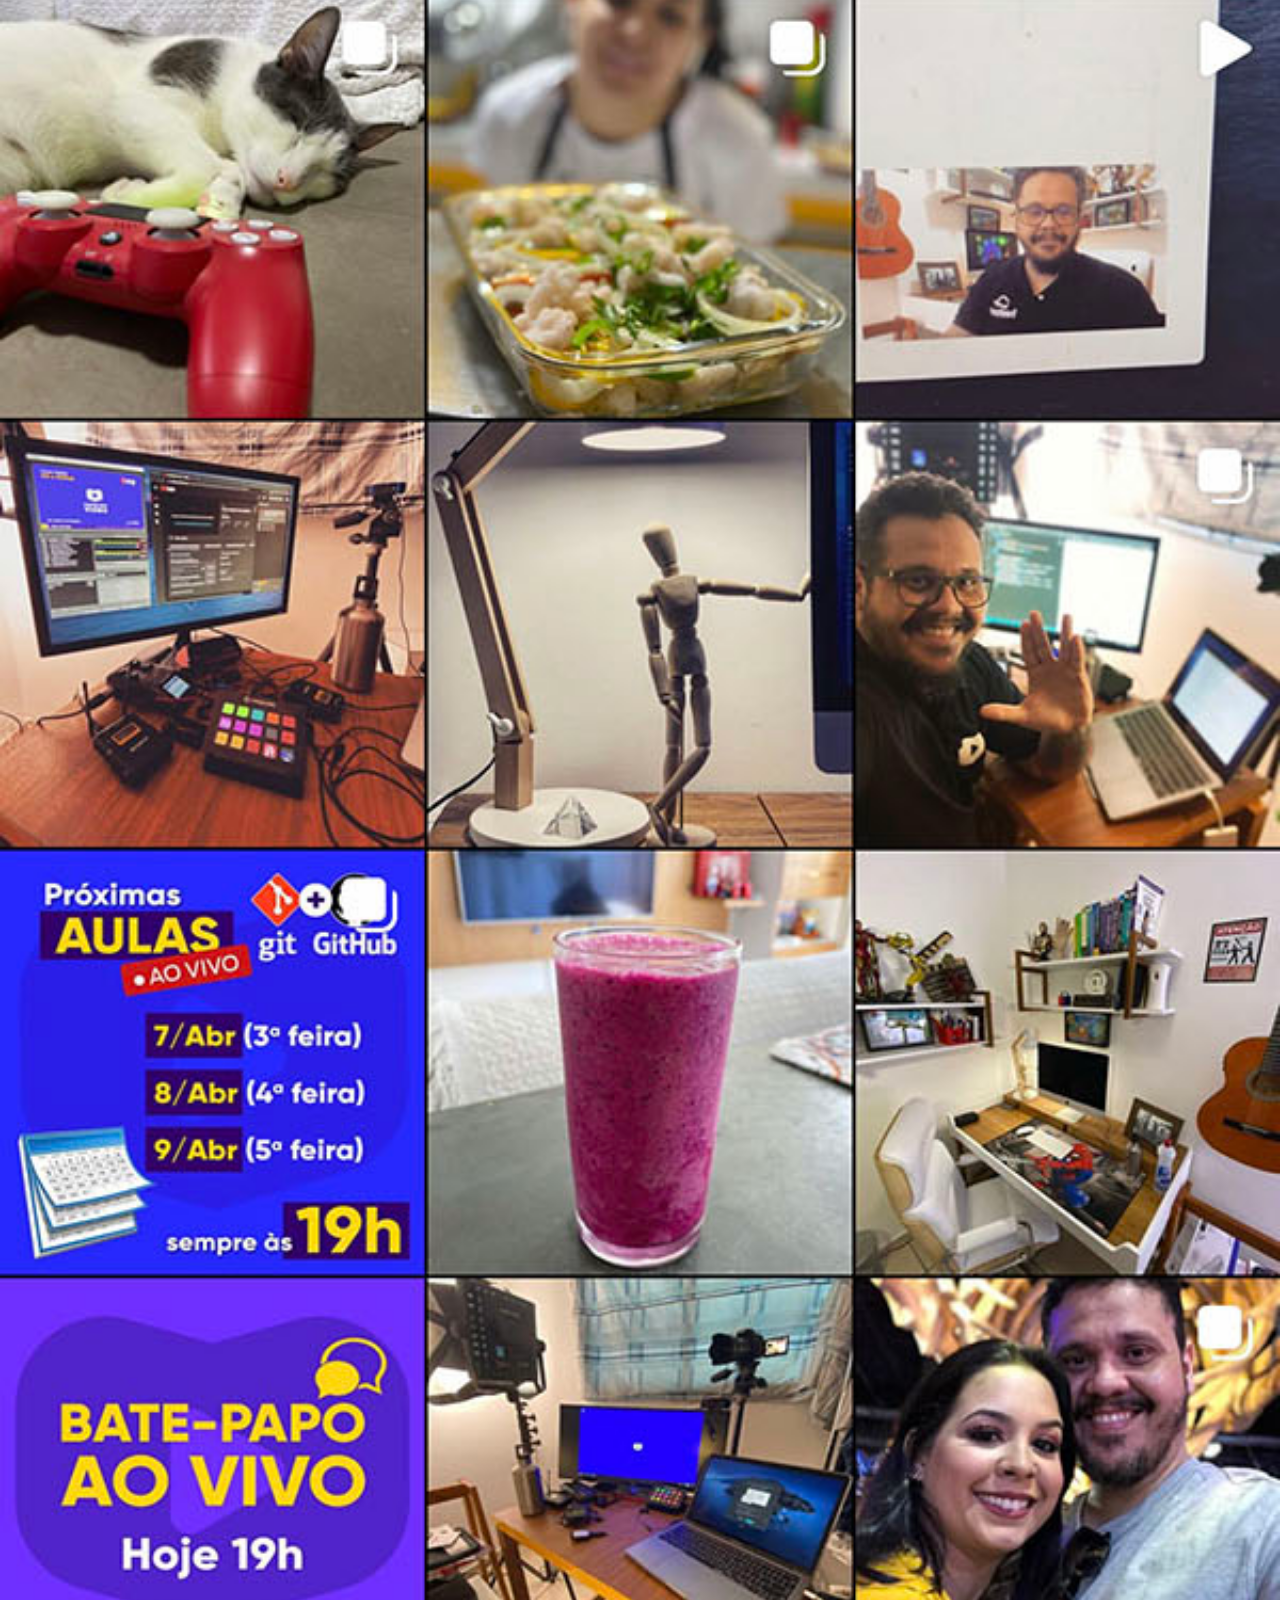
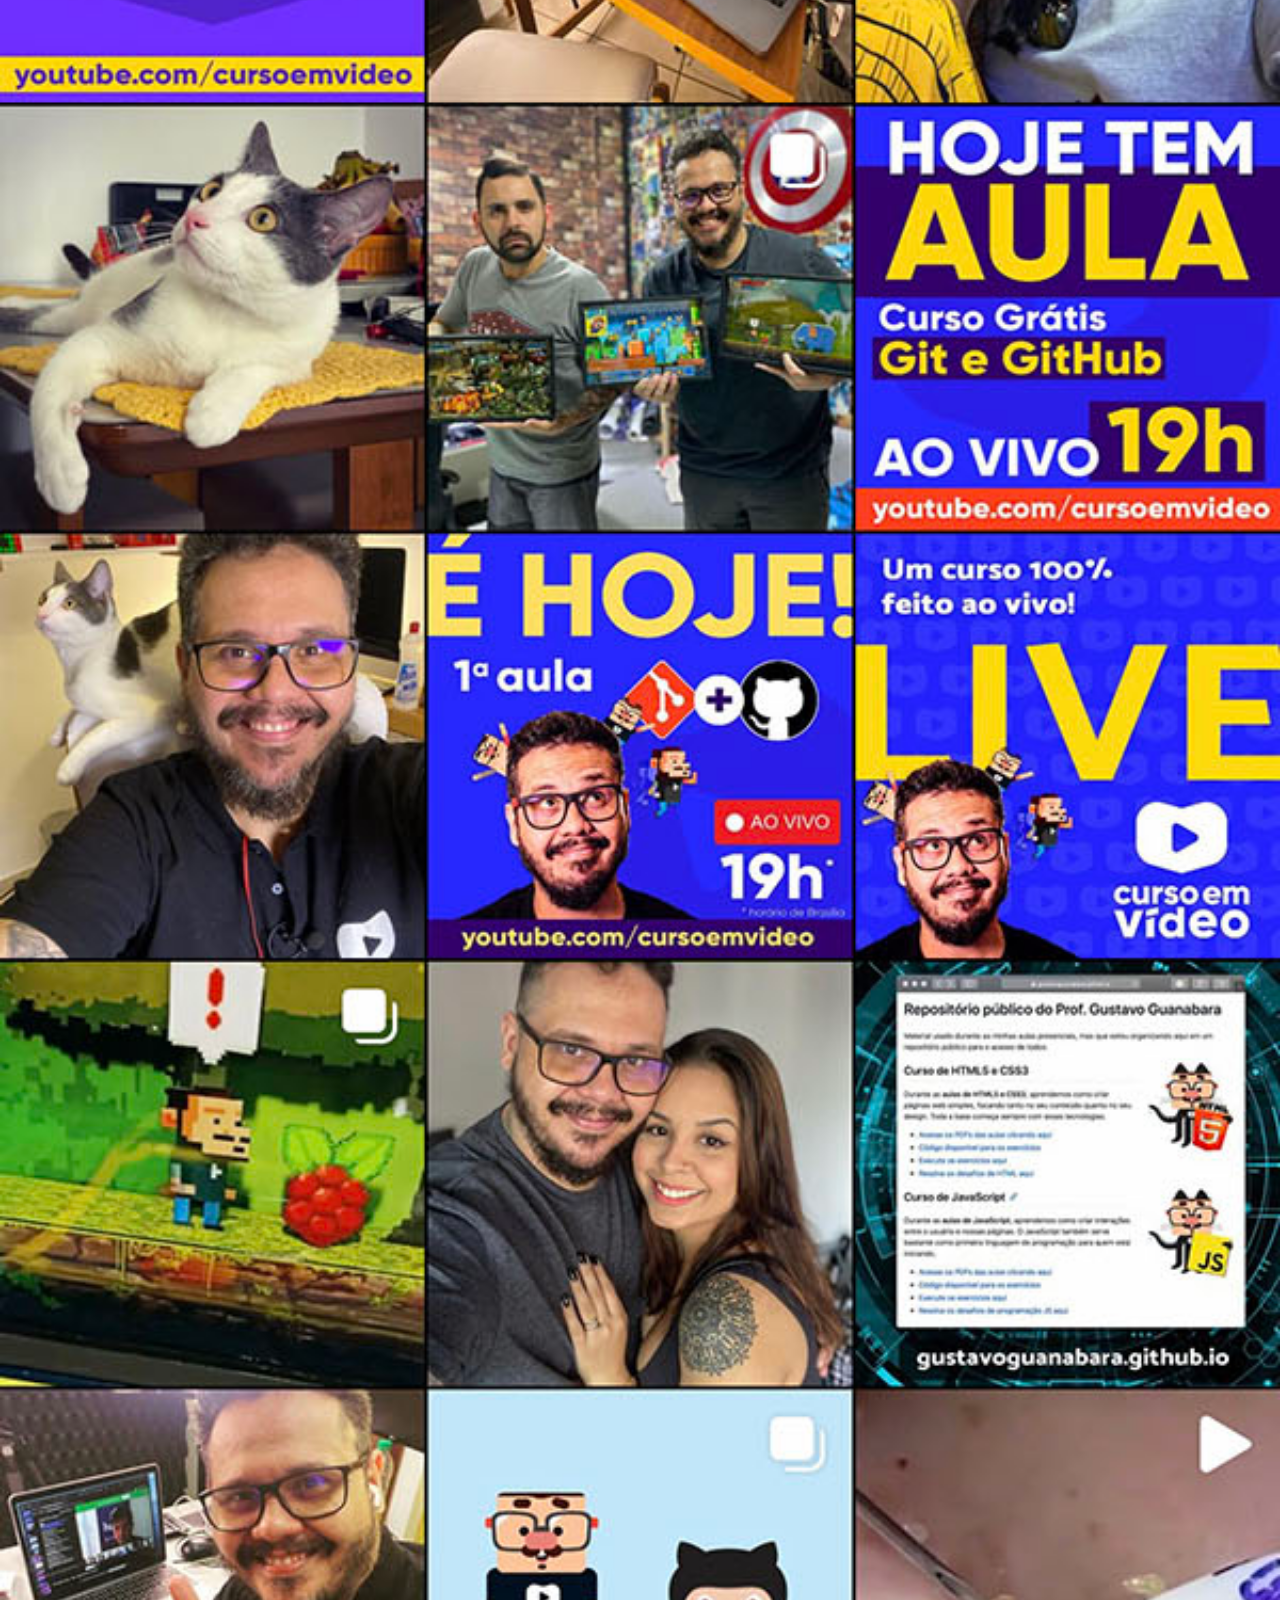
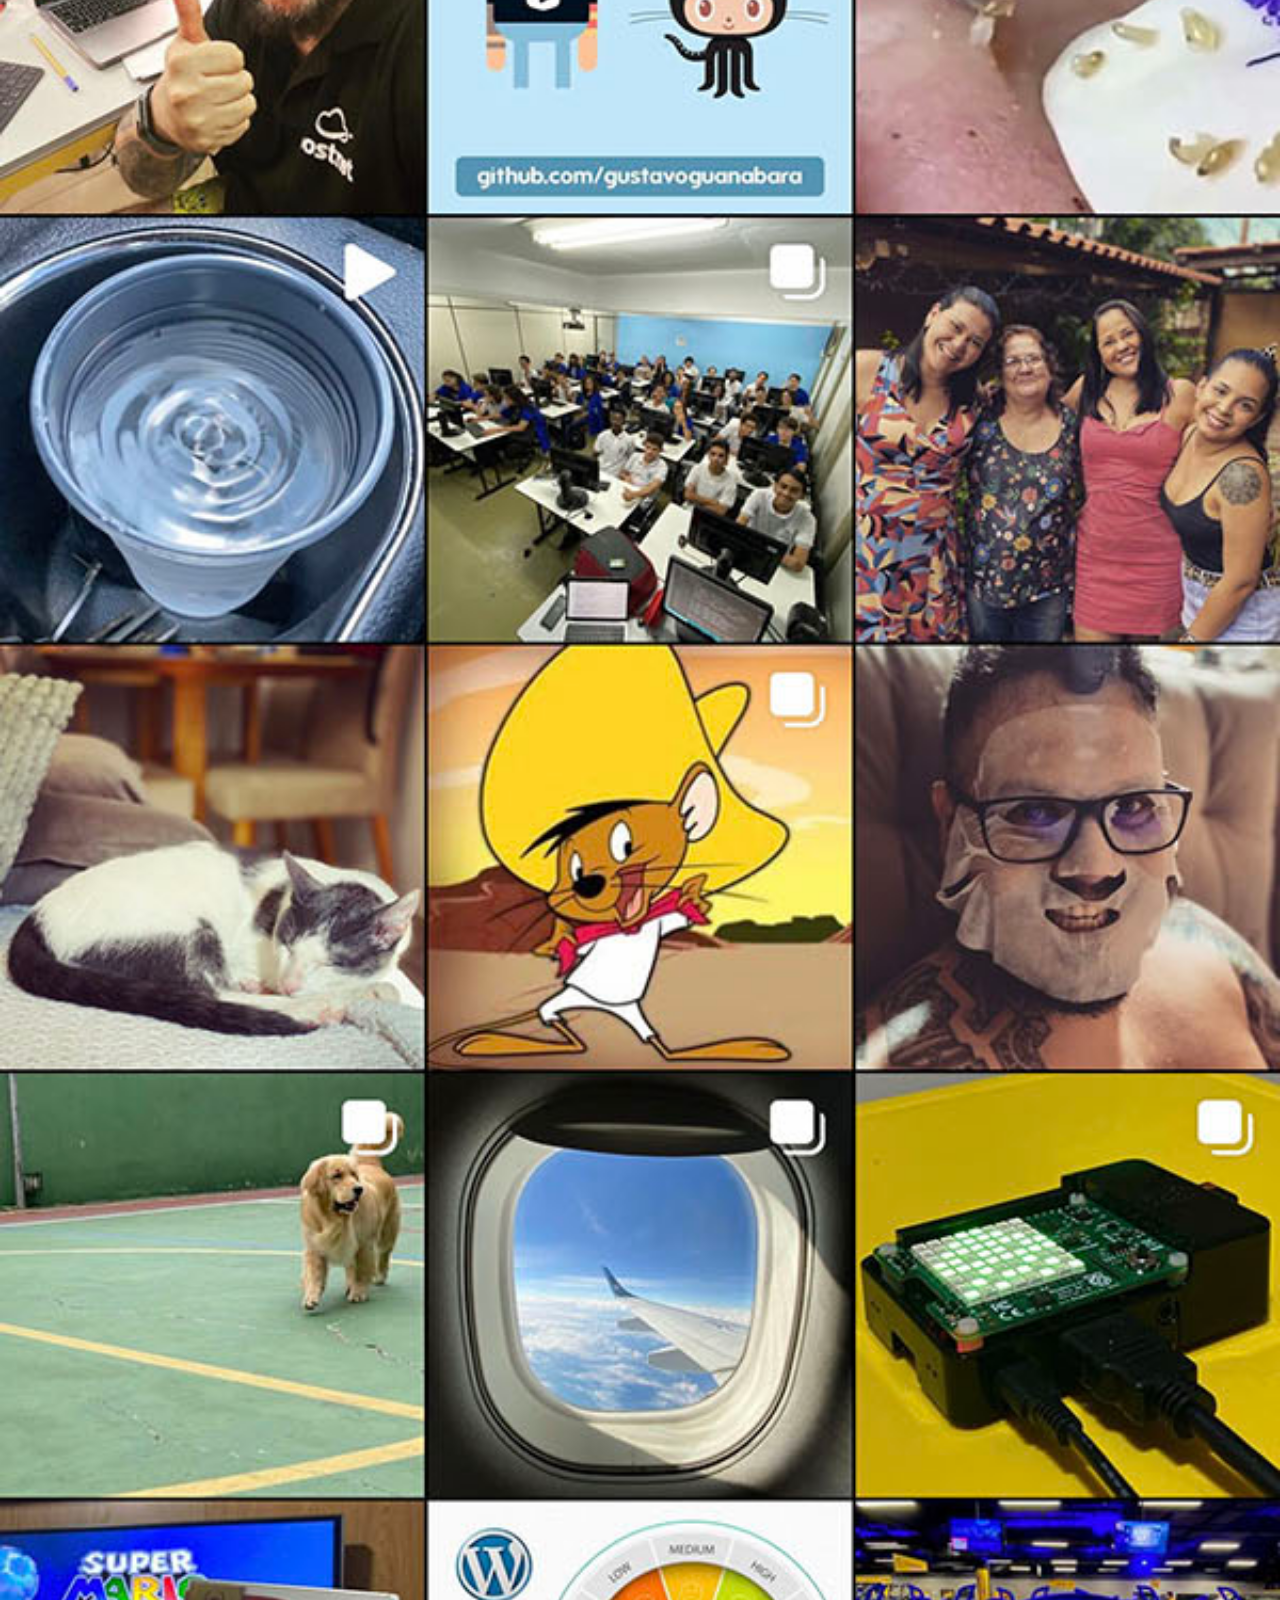
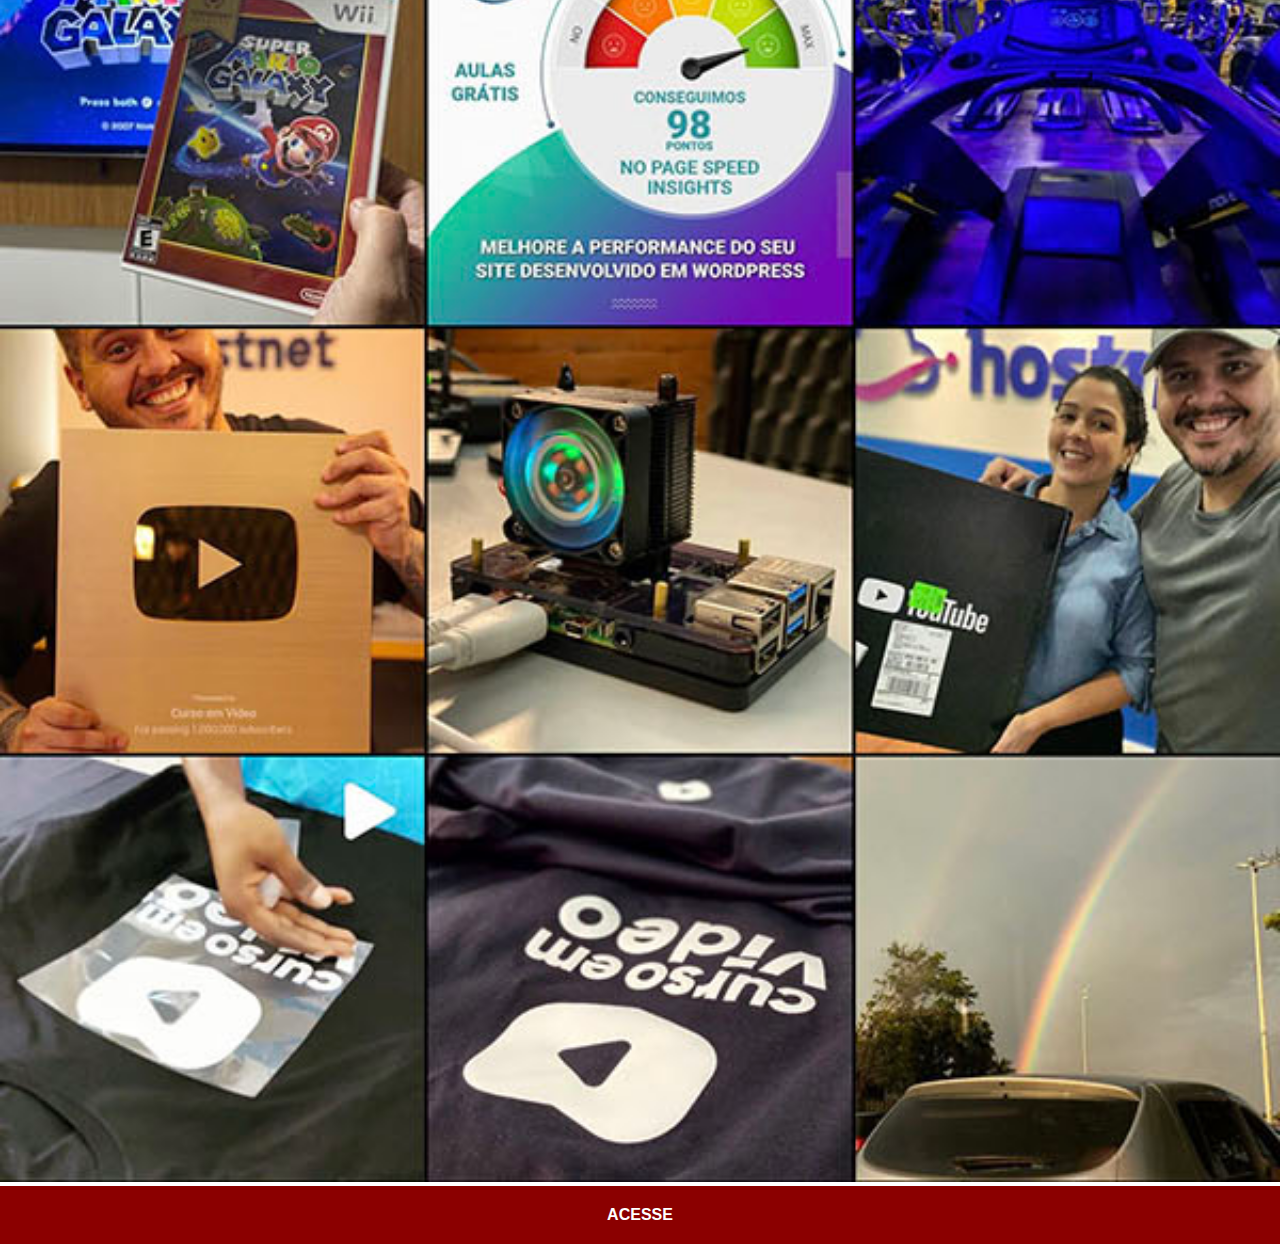
<file: instagram.html>
<!DOCTYPE html>
<html lang="pt-br">
<head>
    <meta charset="UTF-8">
    <meta name="viewport" content="width=device-width, initial-scale=1.0">
    <title>instagram</title>
    <link rel="stylesheet" href="estilo/social.css">
</head>
<body>
    <img src="imagens/tela-instagram.jpg" alt="instagram">
    <a href="https://www.instagram.com/matheus.scheer" target="_blank">ACESSE</a>
</body>
</html>
</file>
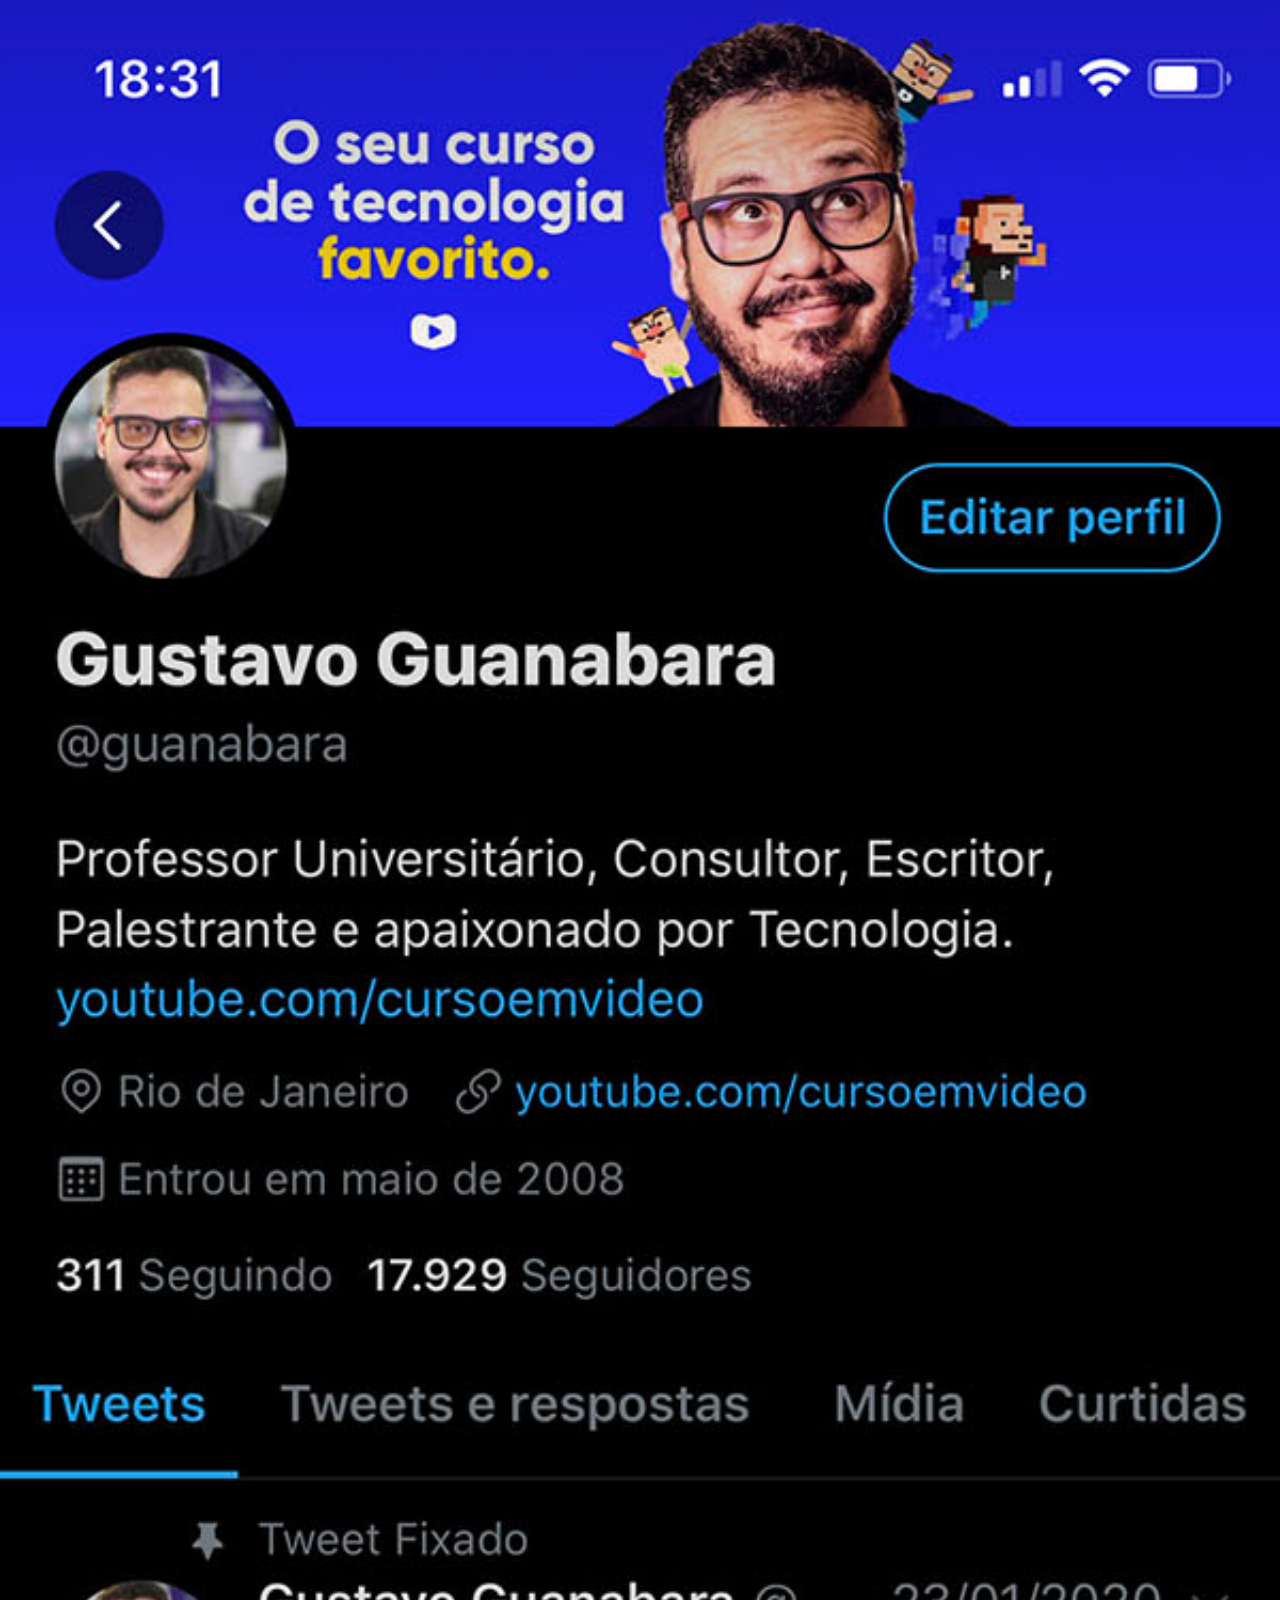
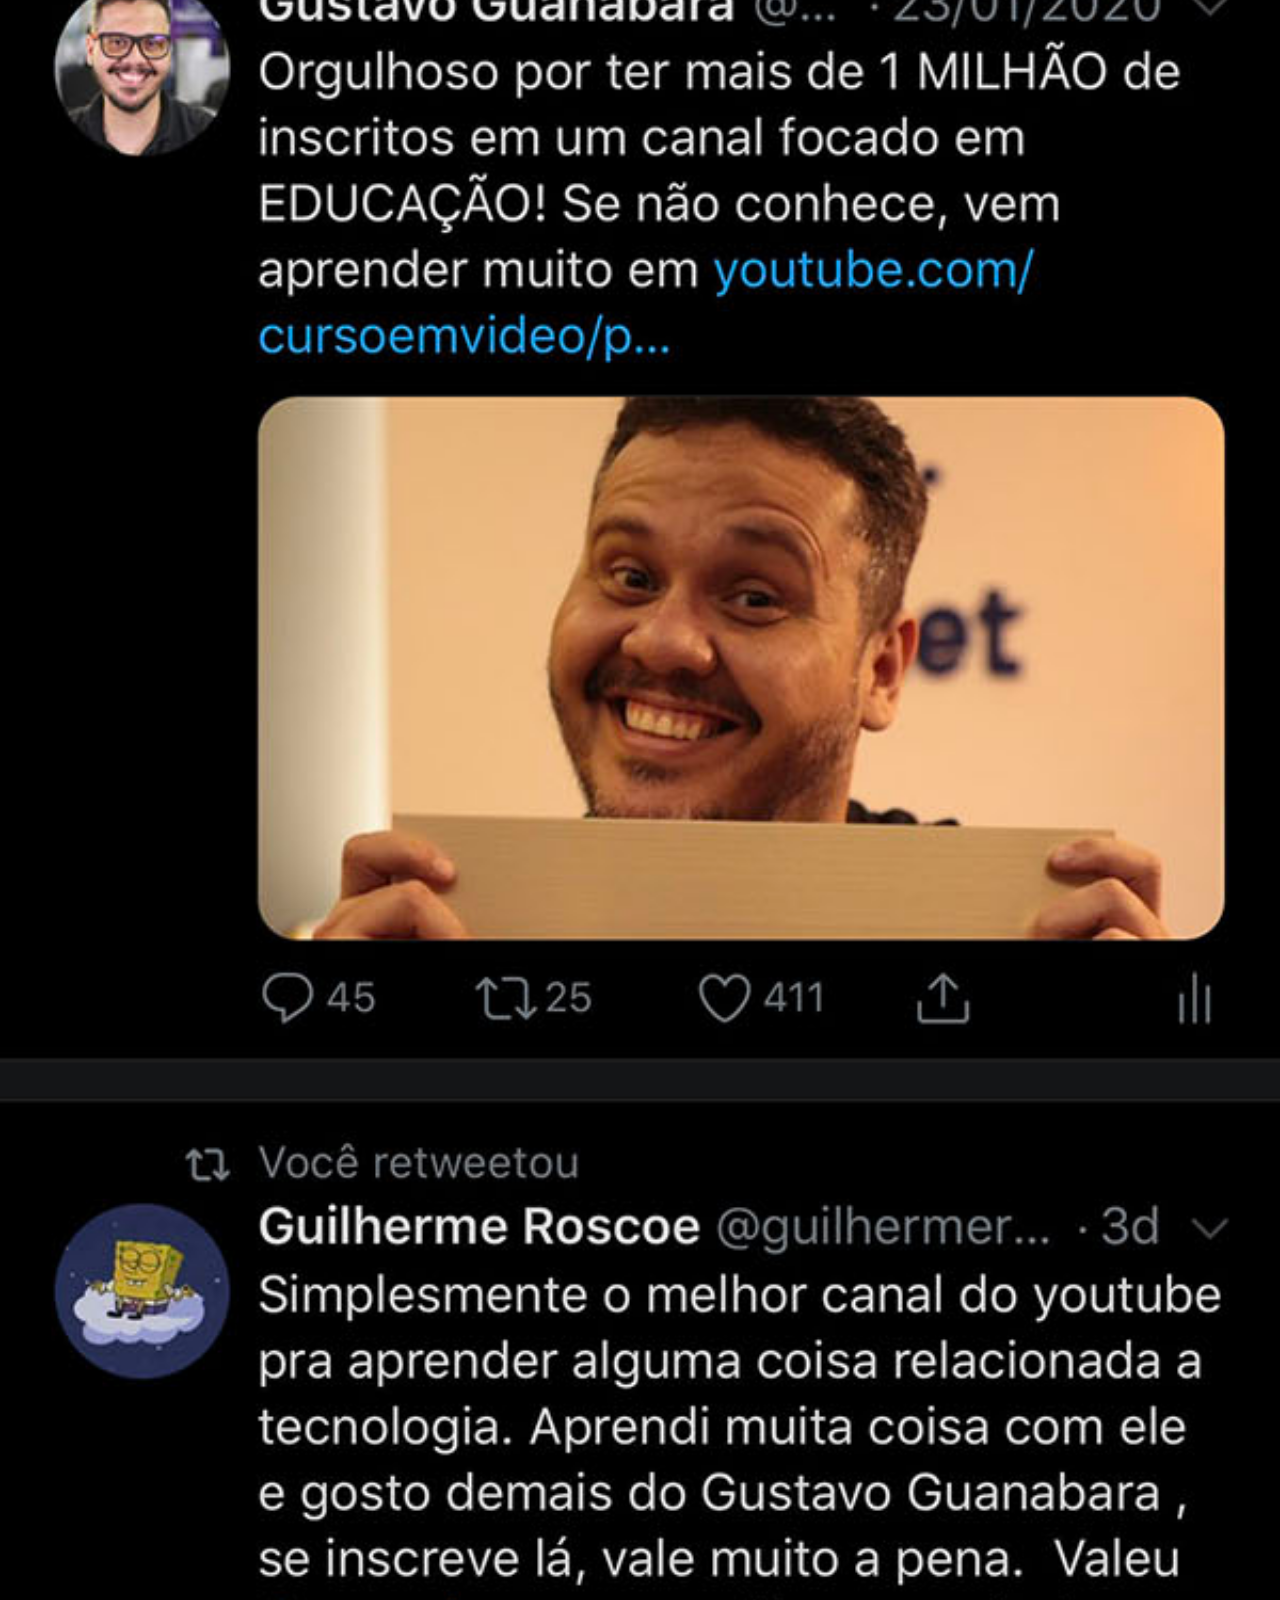
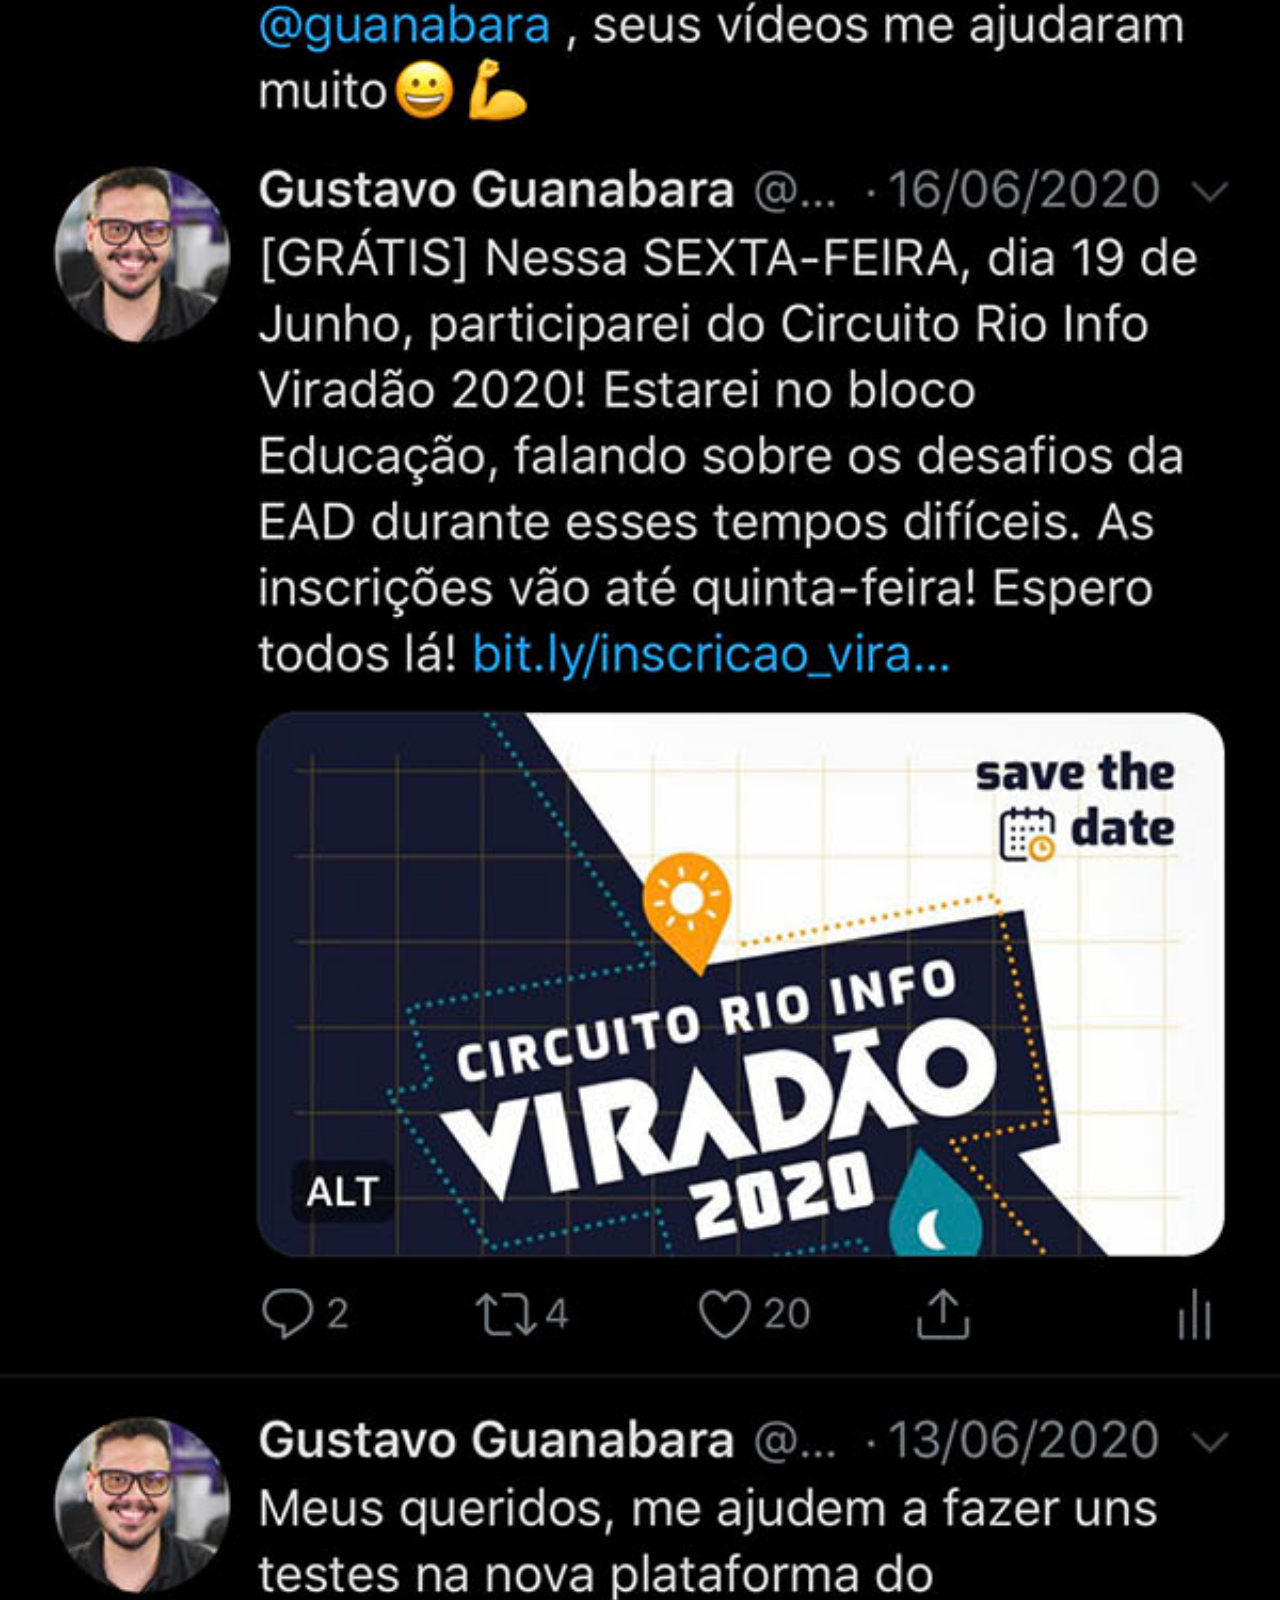
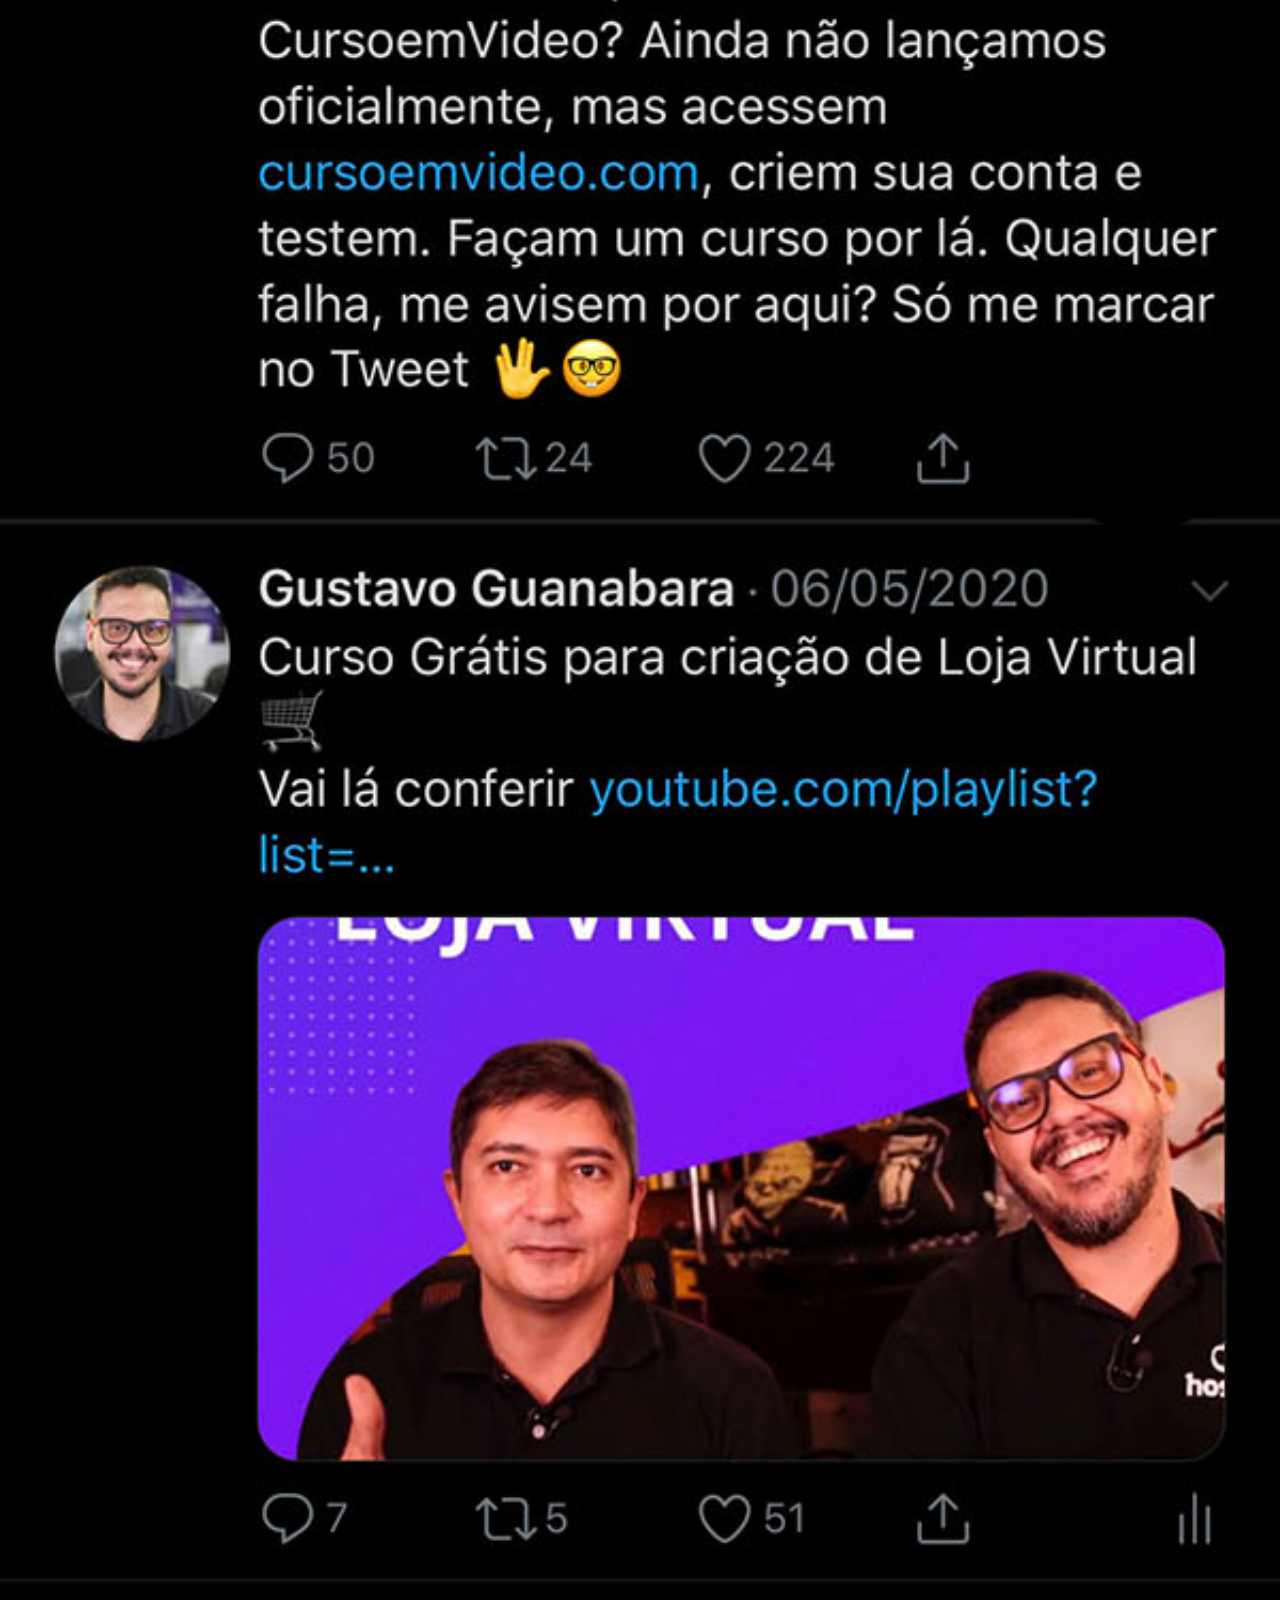
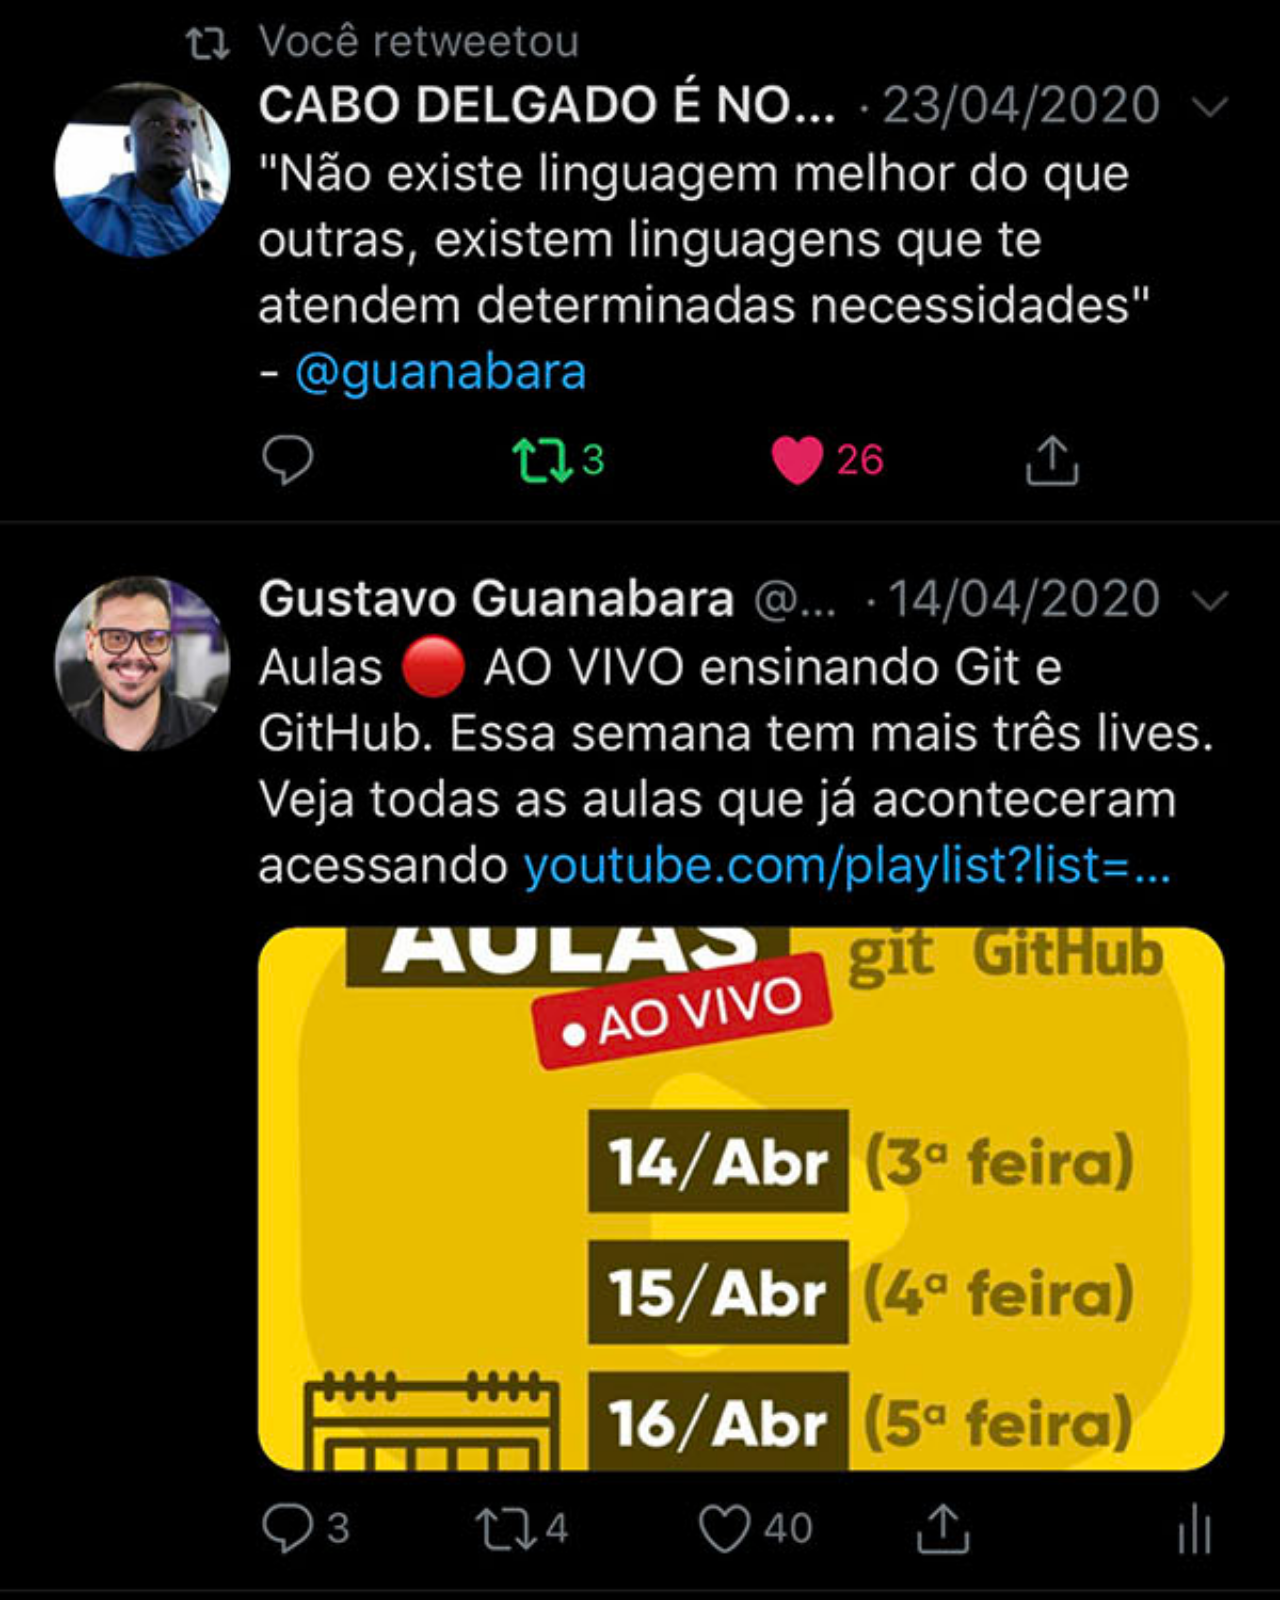
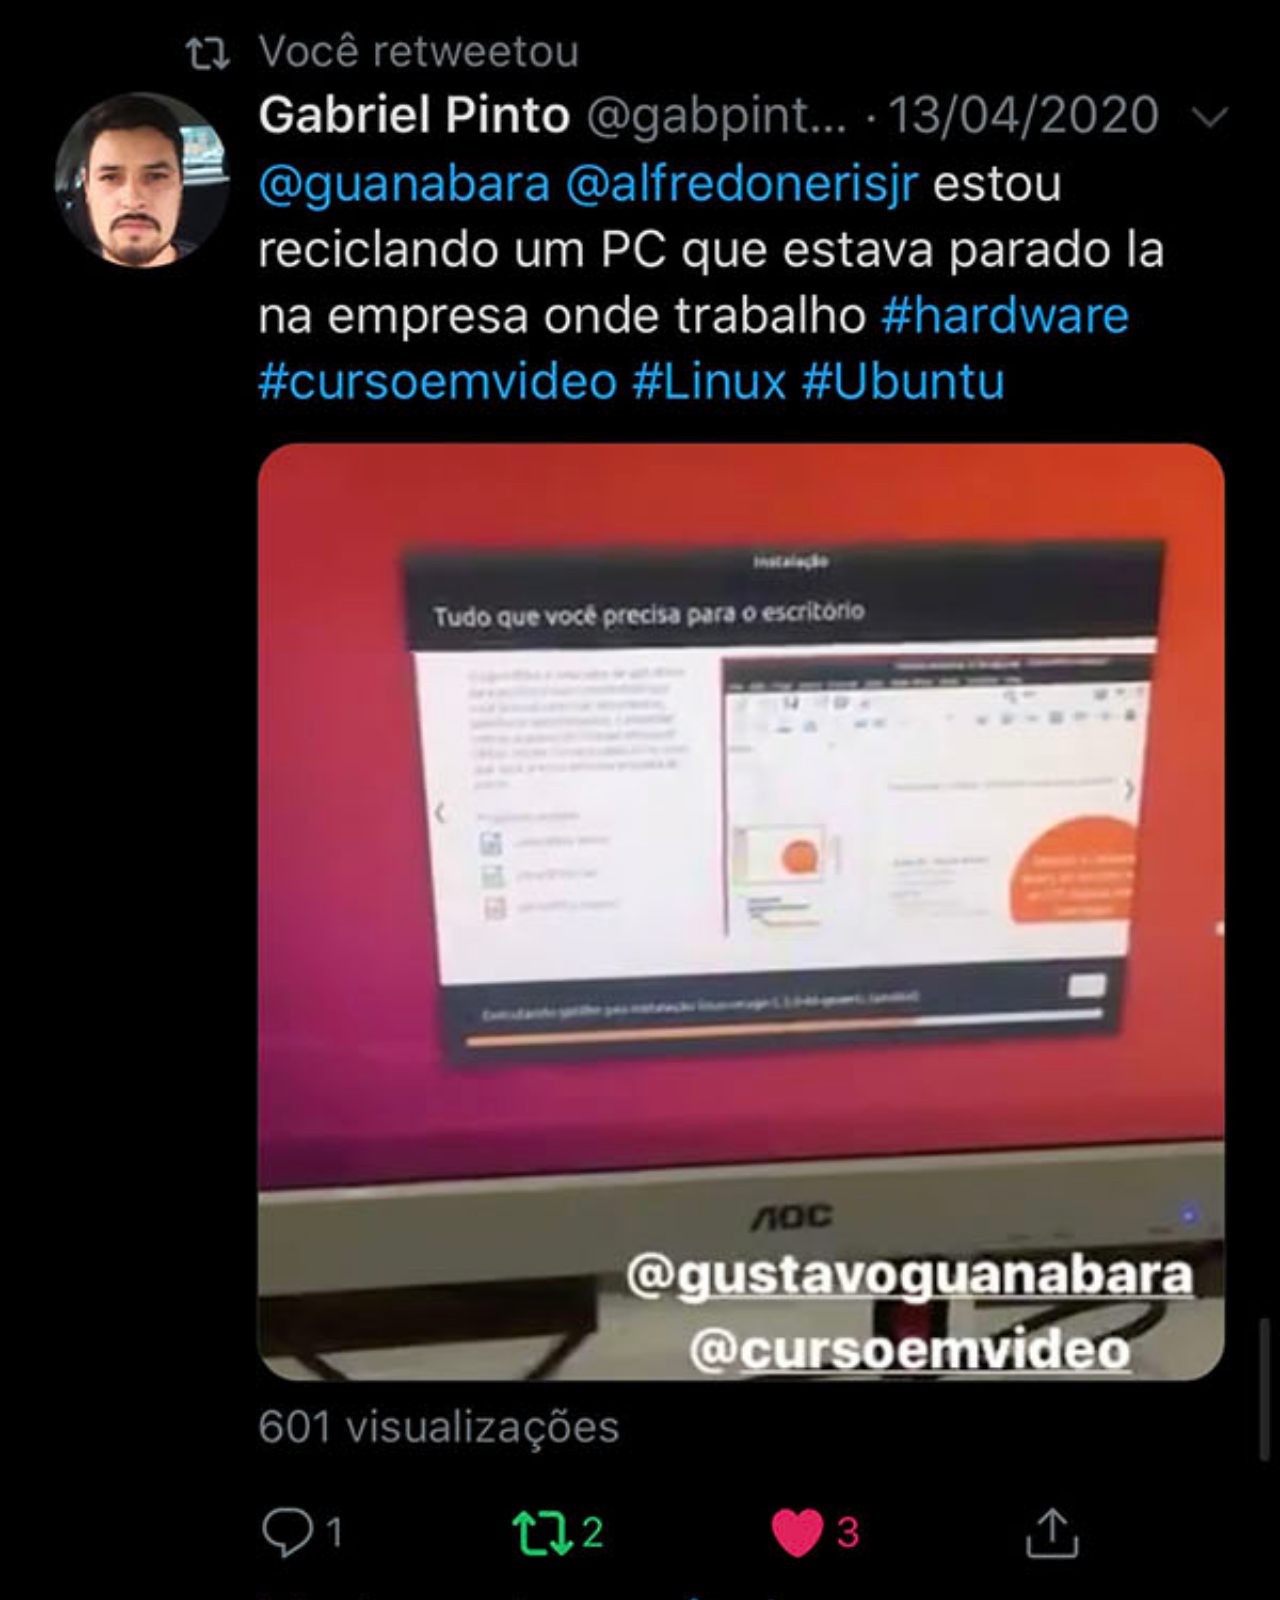
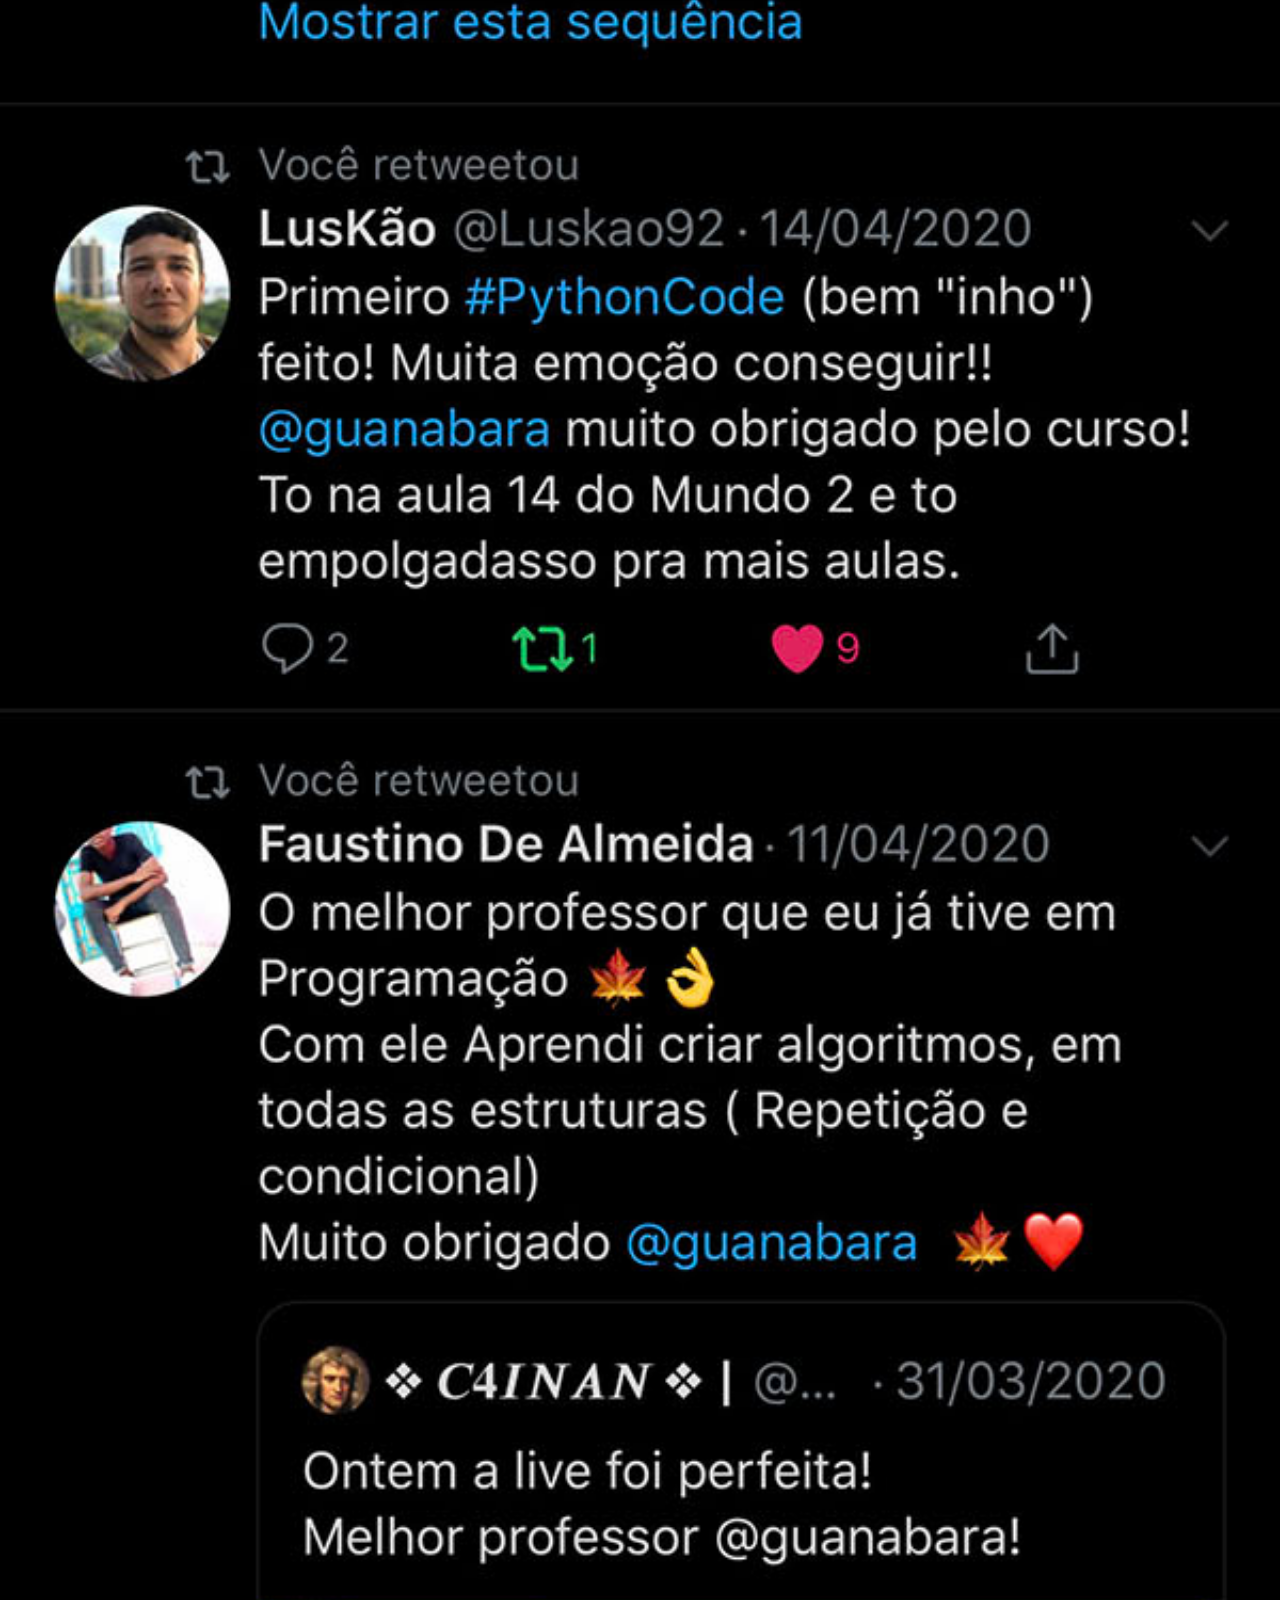
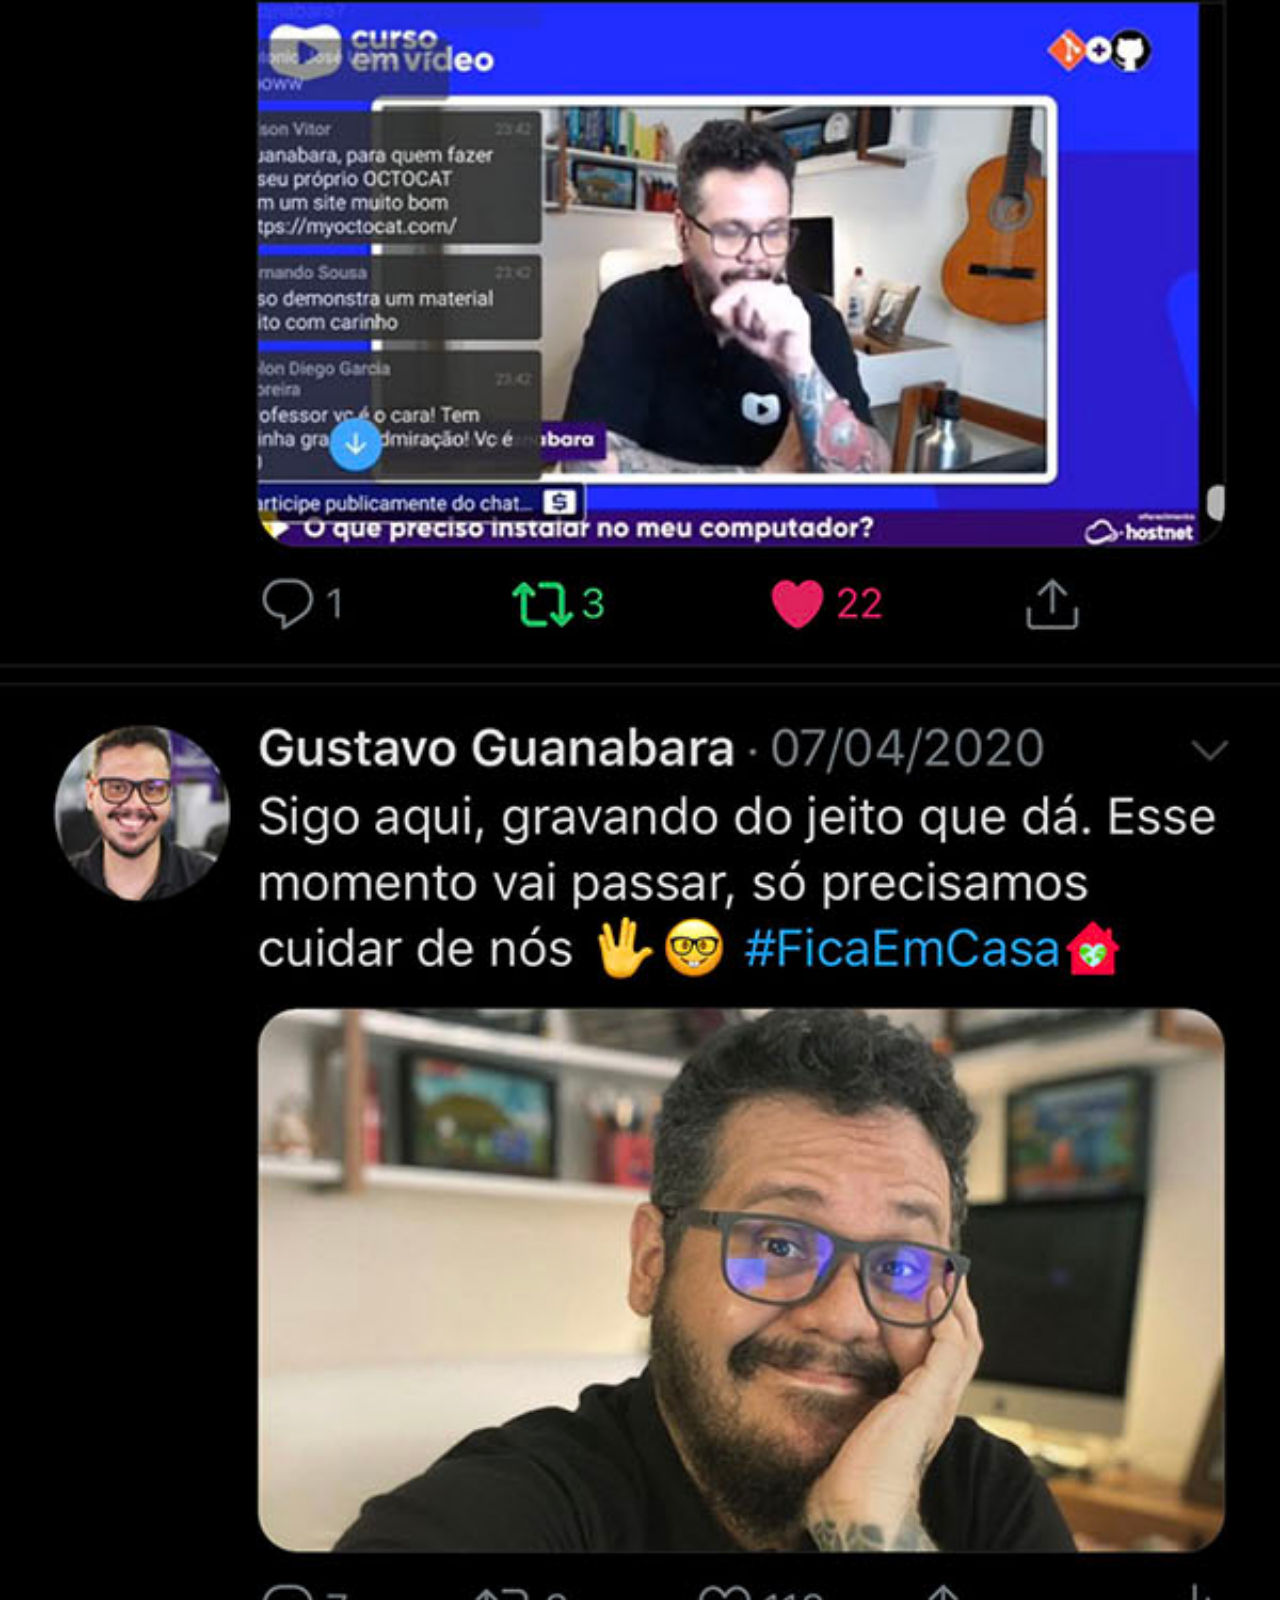
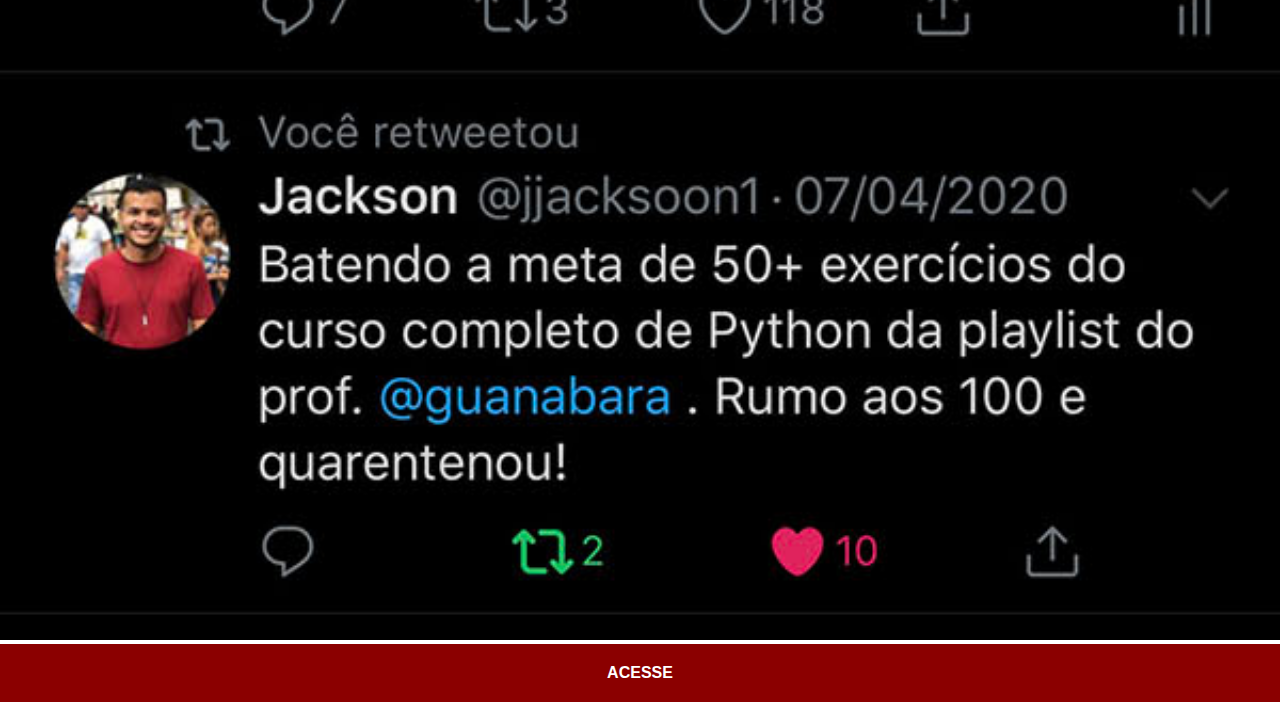
<file: twitter.html>
<!DOCTYPE html>
<html lang="pt-br">
<head>
    <meta charset="UTF-8">
    <meta name="viewport" content="width=device-width, initial-scale=1.0">
    <title>twitter</title>
    <link rel="stylesheet" href="estilo/social.css">
</head>
<body>
    <img src="imagens/tela-twitter.jpg" alt="twitter/x">
    <a href="https://x.com/home" target="_blank">ACESSE</a>
</body>
</html>
</file>
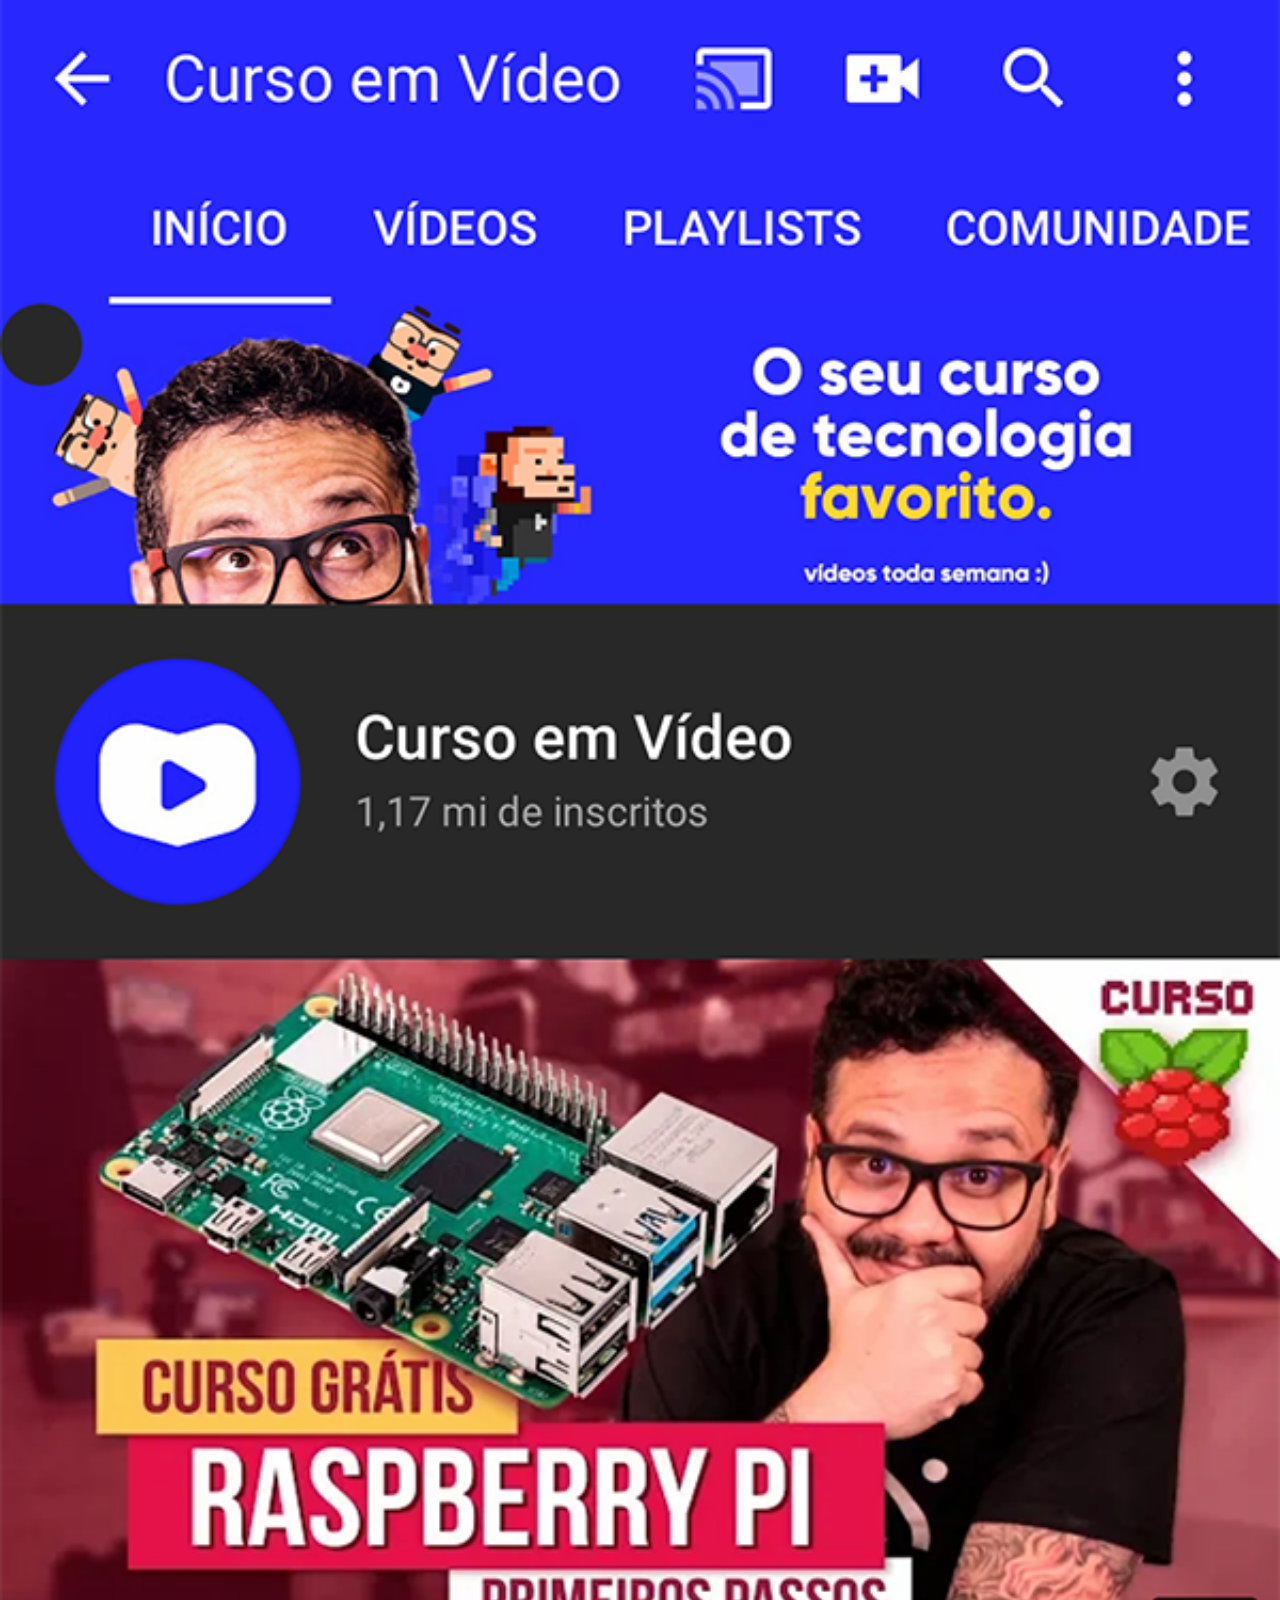
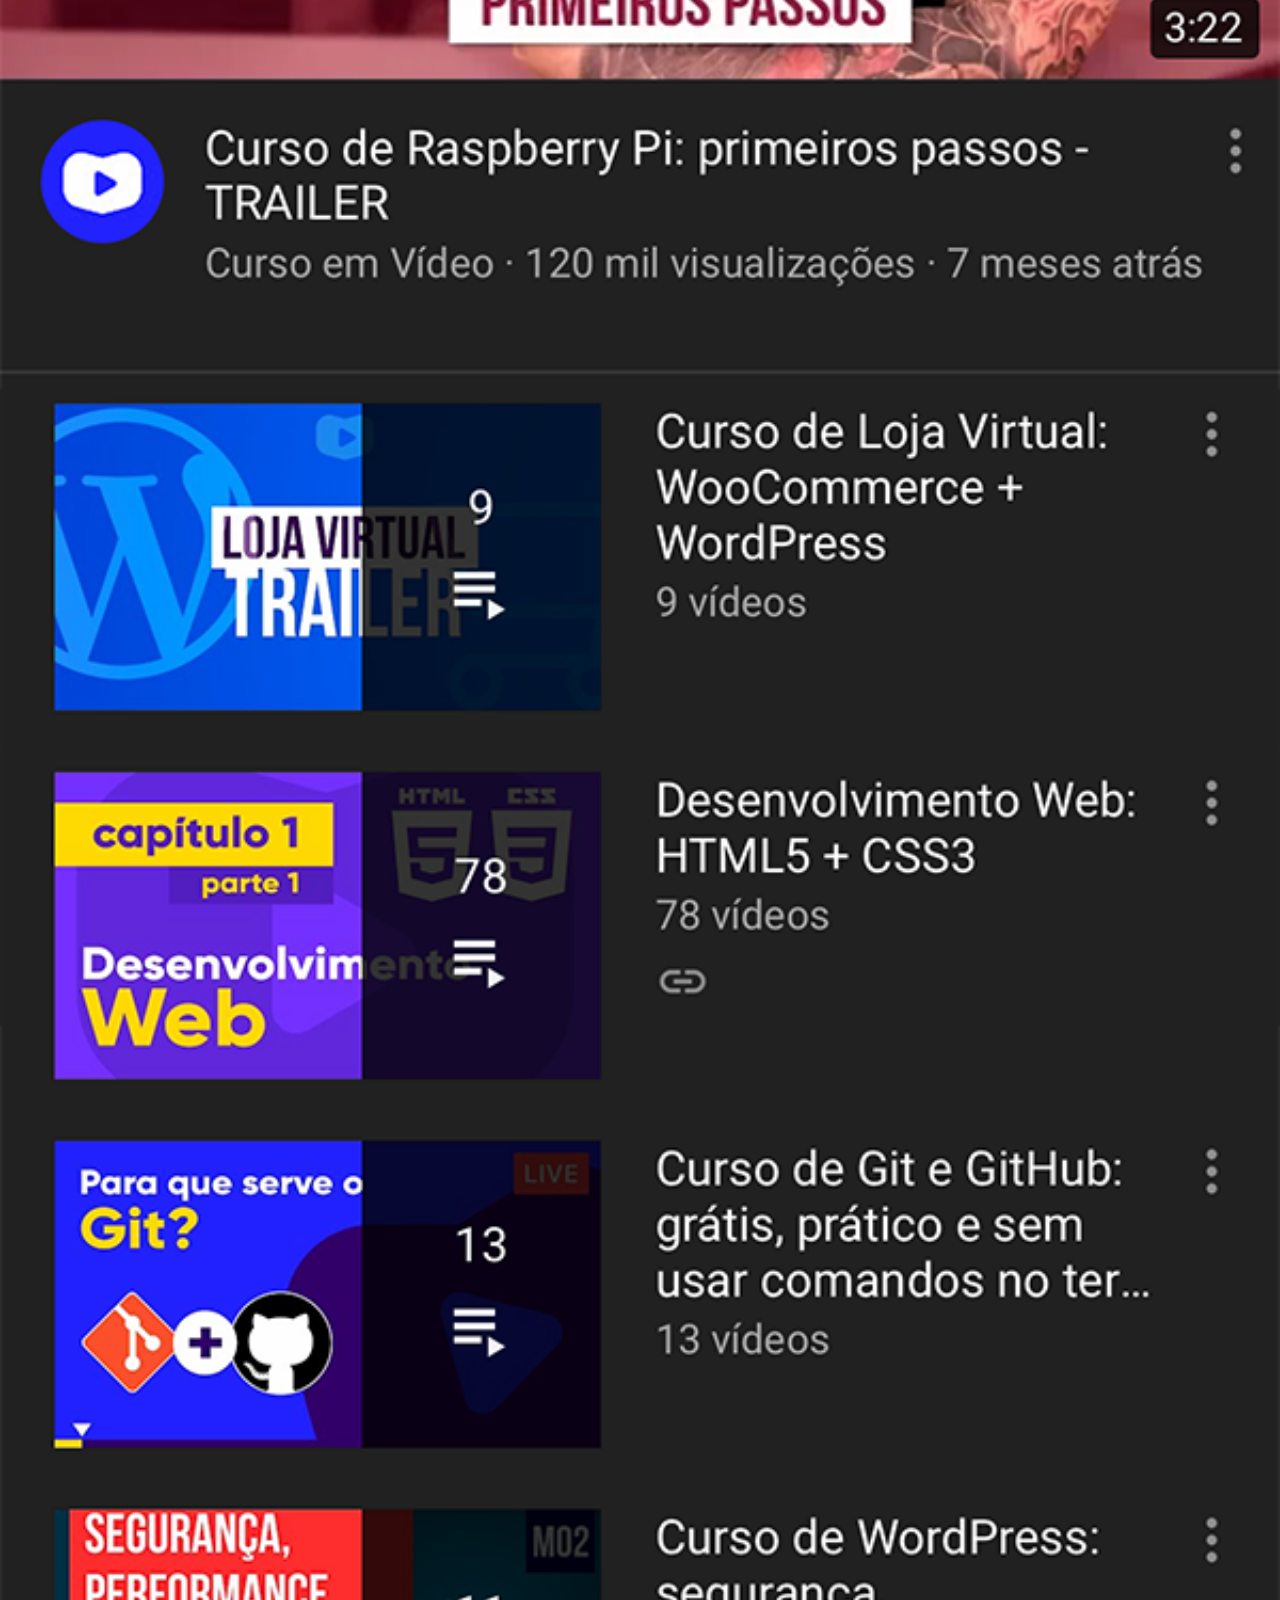
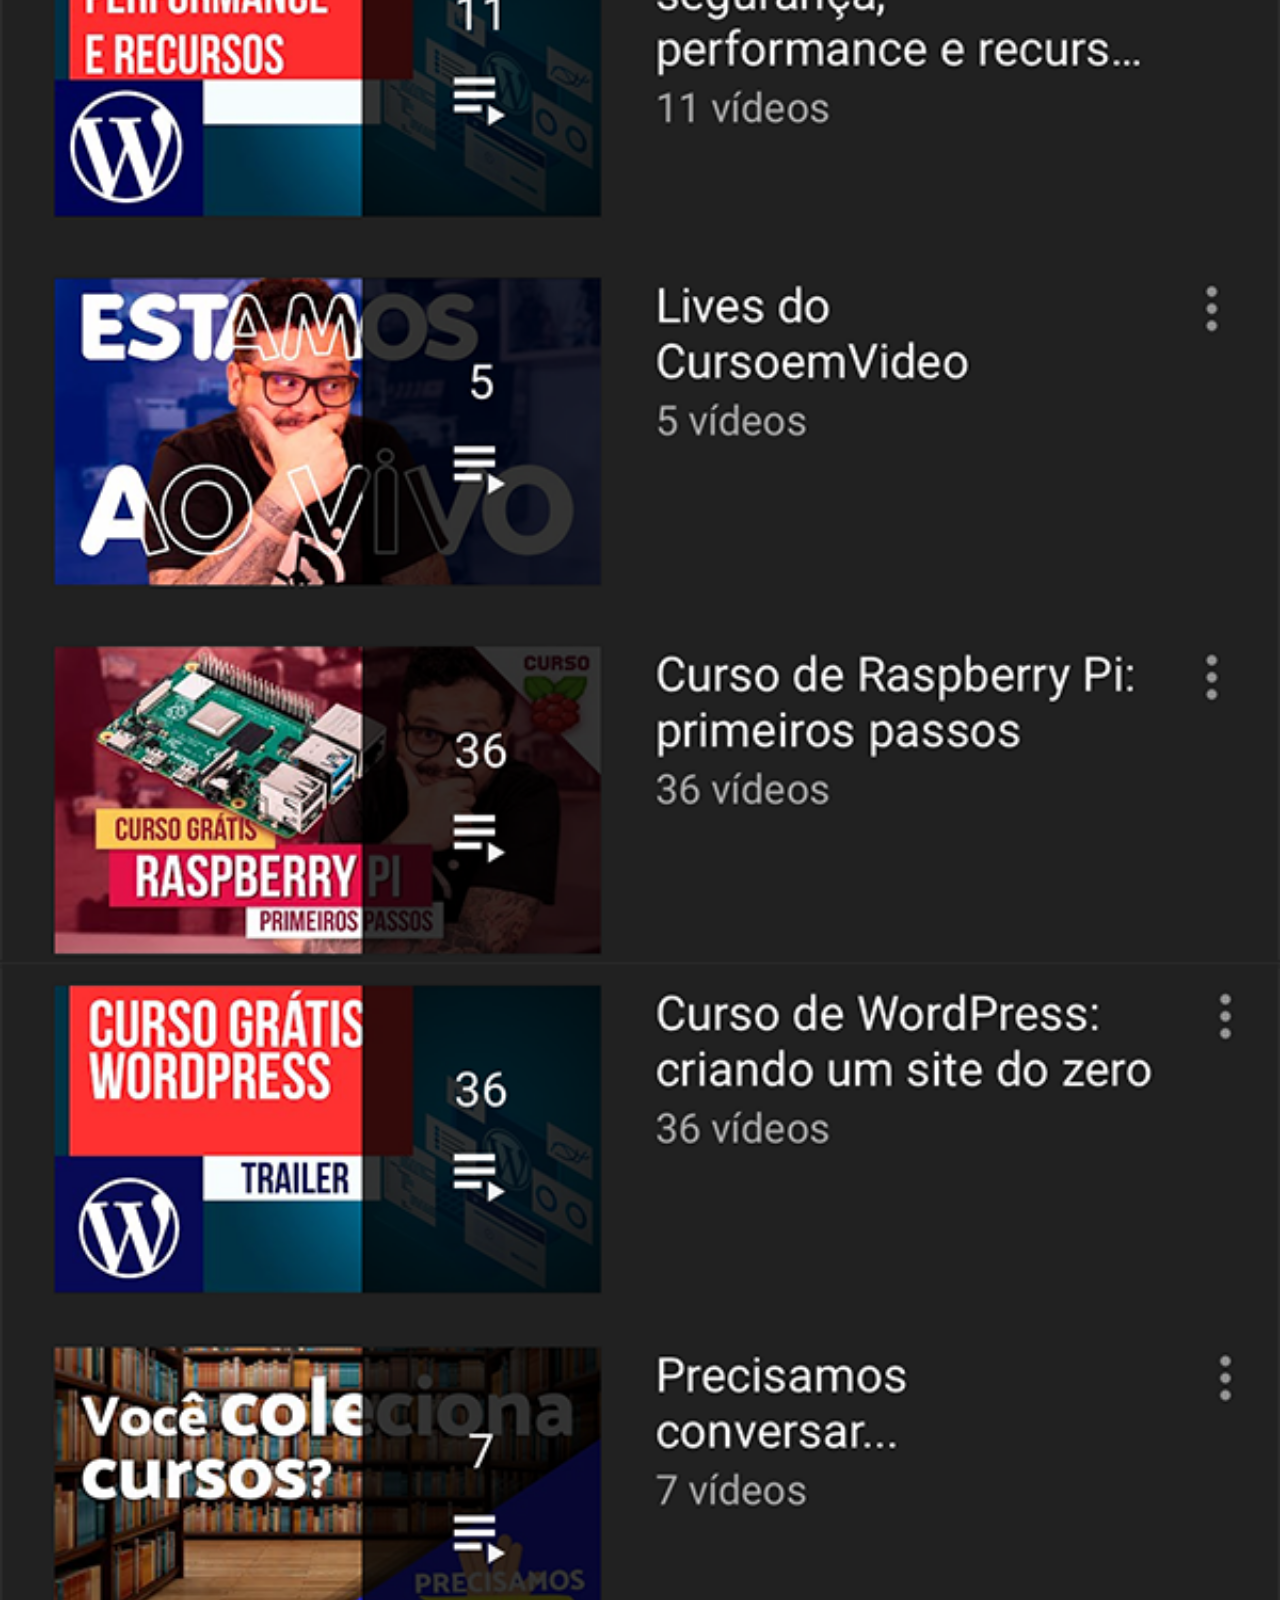
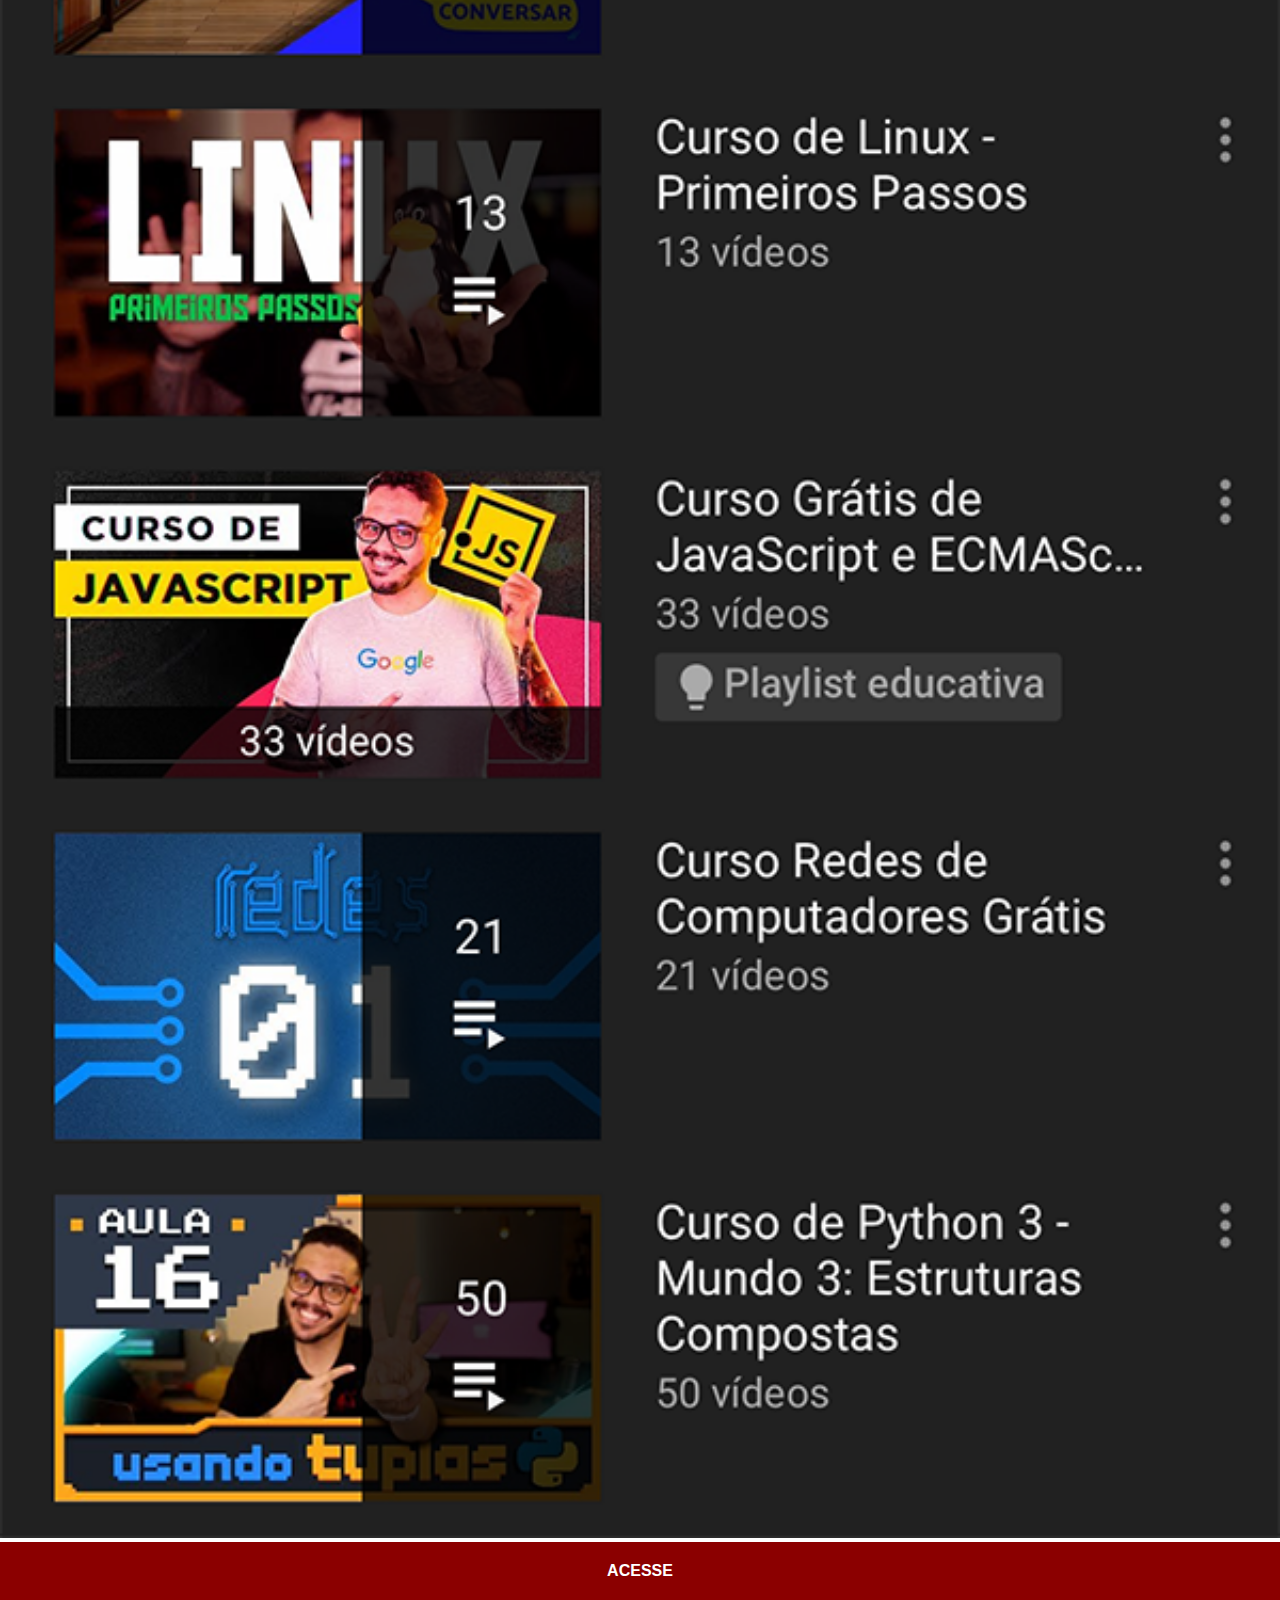
<file: youtube.html>
<!DOCTYPE html>
<html lang="pt-br">
<head>
    <meta charset="UTF-8">
    <meta name="viewport" content="width=device-width, initial-scale=1.0">
    <title>YouTube</title>
    <link rel="stylesheet" href="estilo/social.css">
</head>
<body>
    <img src="imagens/tela-youtube.png" alt="youtube">
    <a href="https://www.youtube.com/@baraorpm" target="_blank"> ACESSE</a>
</body>
</html>
</file>
<file: estilo/style.css>
@charset "UTF-8";
/* CSS Document */

* {
    margin: 0;
    padding: 0;
    font-family: Arial, Helvetica, sans-serif;
}

html, body {
    height: 100vh;
    width: 100vw;
}
body {
    background: url(../imagens/fundo-madeira.jpg) no-repeat top center;
    background-size: cover;
    background-attachment: fixed;
}
main {
    position: relative;
    height: 100vh;
}
section#telefone {
    position: absolute;
    top: 50%;
    left: 50%;
    transform: translate(-50%, -50%);

    height: 627px;
    width: 311px;
    background: url(../imagens/frame-iphone.png) no-repeat;
}
iframe#tela {
    position: relative;
    top: 80px;
    left: 22px;
    width: 267px;
    height: 473px;
}
section#social {
    text-align: right;
}
section#social img {
    width: 50px;
    margin: 10px;
    border-radius: 50%;
    box-shadow: 2px 2px 5px rgba(0, 0, 0, 0.473);
    box-sizing: border-box;
}
section#social img:hover {
    text-decoration: none;
    border: 2px solid rgba(255, 255, 255, 0.568);
    transform: translate(-2px, -2px);
    transition: all 0.2s ease-in-out;
}
</file>
<file: estilo/social.css>
@charset "UTF-8";
/* CSS Document */

* {
    margin: 0px;
    padding: 0px;
    font-family: Arial, Helvetica, sans-serif;
}
::-webkit-scrollbar {
    width: 0px;
    height: 0px;
}

img {
    width: 100vw;
}
a {
    display: block;
    text-decoration: none;
    background-color: darkred;
    padding: 20px;
    color: white;
    font-weight: bolder;
    text-align: center;
}
a:hover {
    background-color: red;
}
</file>
